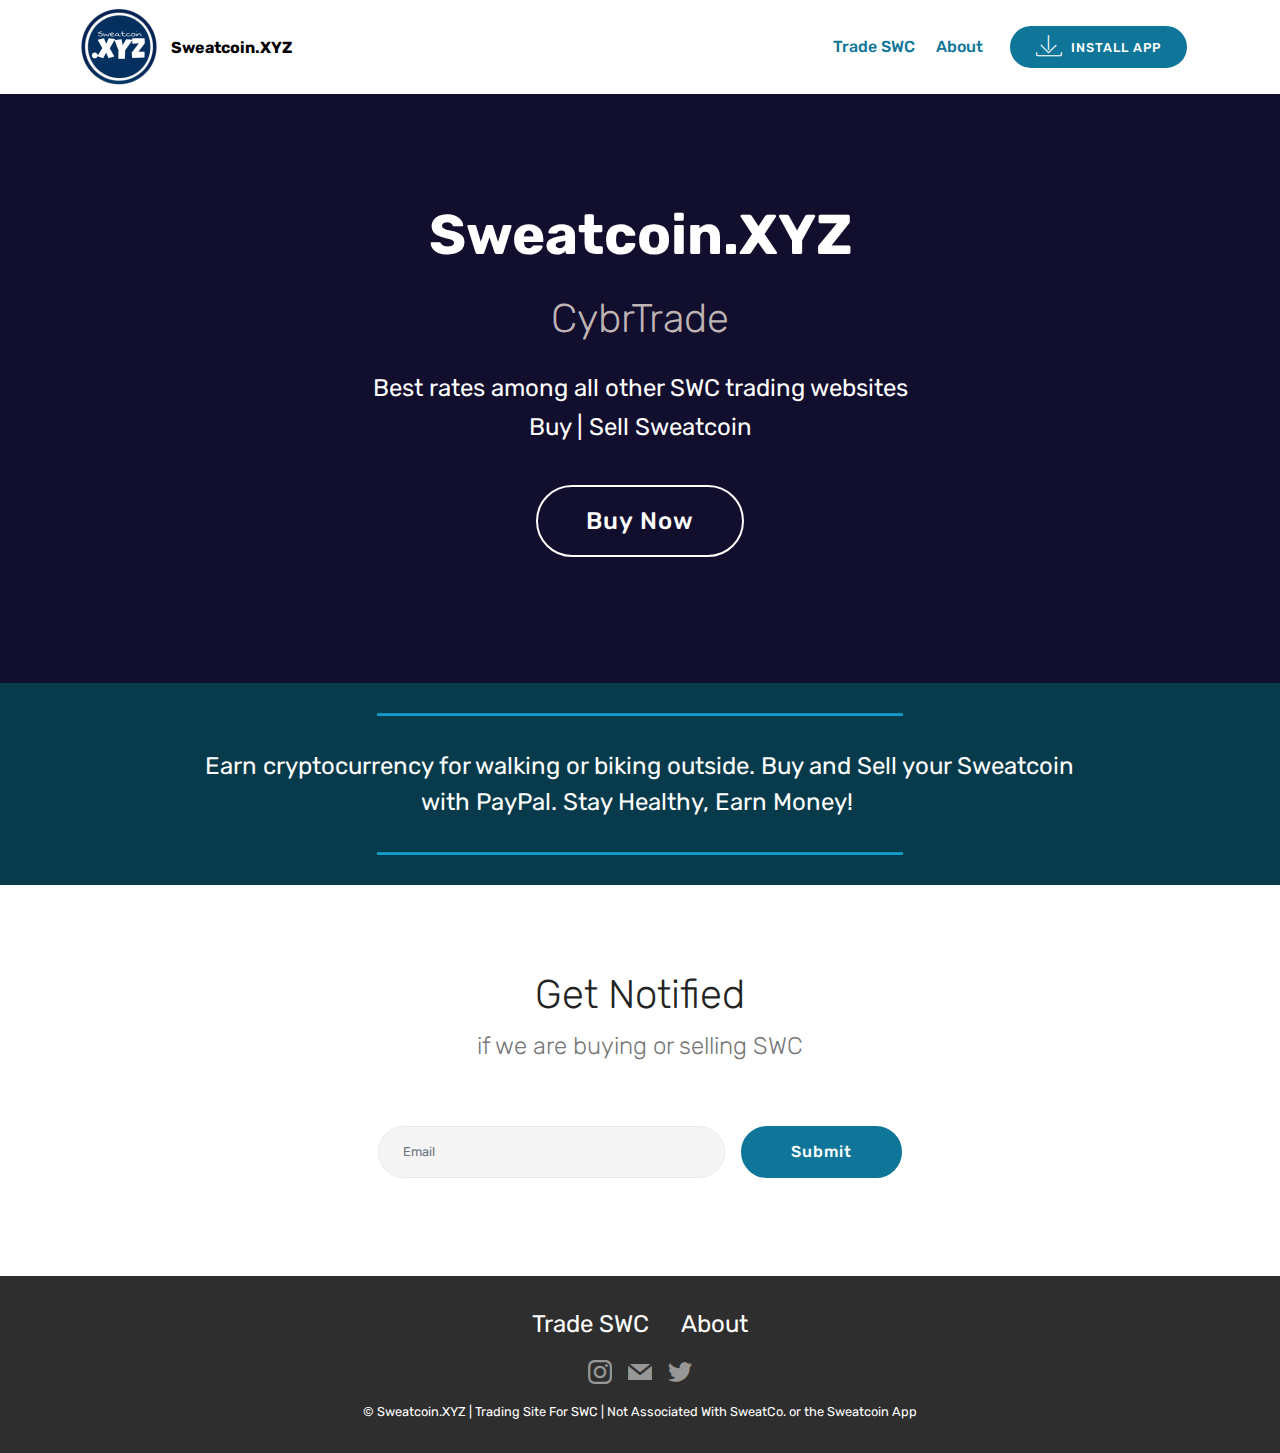
<file: index.html>
<!DOCTYPE html>
<html >
<head>
  <!-- Site made with Mobirise Website Builder v4.8.4, https://mobirise.com -->
  <meta charset="UTF-8">
  <meta http-equiv="X-UA-Compatible" content="IE=edge">
  <meta name="generator" content="Mobirise v4.8.4, mobirise.com">
  <meta name="viewport" content="width=device-width, initial-scale=1, minimum-scale=1">
  <link rel="shortcut icon" href="assets/images/hheycn8-156x156.png" type="image/x-icon">
  <meta name="description" content="Buy | Sell Sweatcoin

sweatcoin sweat coin earn money crypto cryptocurrency sweatcoinguide sweatcoinclub club walking walk run running biking fitness buy sell trade paypal cashapp cash freemoney free money bitcoin currency swc btc ethereum eth sweatco.in sweatcoin.org ">
  <title>Home</title>
  <link rel="stylesheet" href="assets/web/assets/mobirise-icons/mobirise-icons.css">
  <link rel="stylesheet" href="assets/tether/tether.min.css">
  <link rel="stylesheet" href="assets/bootstrap/css/bootstrap.min.css">
  <link rel="stylesheet" href="assets/bootstrap/css/bootstrap-grid.min.css">
  <link rel="stylesheet" href="assets/bootstrap/css/bootstrap-reboot.min.css">
  <link rel="stylesheet" href="assets/dropdown/css/style.css">
  <link rel="stylesheet" href="assets/socicon/css/styles.css">
  <link rel="stylesheet" href="assets/theme/css/style.css">
  <link rel="stylesheet" href="assets/mobirise/css/mbr-additional.css" type="text/css">
  
  
  
</head>
<body>
  <section class="menu cid-qTkzRZLJNu" once="menu" id="menu1-0">

    

    <nav class="navbar navbar-expand beta-menu navbar-dropdown align-items-center navbar-fixed-top navbar-toggleable-sm">
        <button class="navbar-toggler navbar-toggler-right" type="button" data-toggle="collapse" data-target="#navbarSupportedContent" aria-controls="navbarSupportedContent" aria-expanded="false" aria-label="Toggle navigation">
            <div class="hamburger">
                <span></span>
                <span></span>
                <span></span>
                <span></span>
            </div>
        </button>
        <div class="menu-logo">
            <div class="navbar-brand">
                <span class="navbar-logo">
                    <a href="index.html">
                         <img src="assets/images/hheycn8-156x156.png" alt="Mobirise" title="" style="height: 4.9rem;">
                    </a>
                </span>
                <span class="navbar-caption-wrap"><a class="navbar-caption text-black display-4" href="http://sweatcoin.xyz">
                        Sweatcoin.XYZ</a></span>
            </div>
        </div>
        <div class="collapse navbar-collapse" id="navbarSupportedContent">
            <ul class="navbar-nav nav-dropdown" data-app-modern-menu="true"><li class="nav-item">
                    <a class="nav-link link text-primary display-4" href="trade.html">Trade SWC</a>
                </li><li class="nav-item">
                    <a class="nav-link link text-primary display-4" href="about.html">About&nbsp;</a>
                </li></ul>
            <div class="navbar-buttons mbr-section-btn"><a class="btn btn-sm btn-primary display-7" href="https://sweatco.in/i/cybrtrade" target="_blank">
                    <span class="mbri-save mbr-iconfont mbr-iconfont-btn "></span>
                    INSTALL APP</a></div>
        </div>
    </nav>
</section>

<section class="engine"><a href="https://mobirise.info/a">online web builder</a></section><section class="header1 cid-r5TfgHPYX2" id="header1-d">

    

    

    <div class="container">
        <div class="row justify-content-md-center">
            <div class="mbr-white col-md-10">
                <h1 class="mbr-section-title align-center mbr-bold pb-3 mbr-fonts-style display-1"><br>Sweatcoin.XYZ</h1>
                <h3 class="mbr-section-subtitle align-center mbr-light pb-3 mbr-fonts-style display-2">CybrTrade</h3>
                <p class="mbr-text align-center pb-3 mbr-fonts-style display-5">Best rates among all other SWC trading websites<br>Buy | Sell Sweatcoin</p>
                <div class="mbr-section-btn align-center"><a class="btn btn-md btn-white-outline display-5" href="trade.html">Buy Now 
                        </a></div>
            </div>
        </div>
    </div>

</section>

<section class="mbr-section article content9 cid-r60rxZMMRA" id="content9-s">
    
     

    <div class="container">
        <div class="inner-container" style="width: 79%;">
            <hr class="line" style="width: 60%;">
            <div class="section-text align-center mbr-fonts-style display-5">Earn cryptocurrency for walking or biking outside. Buy and Sell your Sweatcoin with PayPal. Stay Healthy, Earn Money!&nbsp;</div>
            <hr class="line" style="width: 60%;">
        </div>
        </div>
</section>

<section class="mbr-section form3 cid-r5TjSTJpBV" id="form3-m">

    

    

    <div class="container">
        <div class="row justify-content-center">
            <div class="title col-12 col-lg-8">
                <h2 class="align-center pb-2 mbr-fonts-style display-2">
                    Get Notified</h2>
                <h3 class="mbr-section-subtitle align-center pb-5 mbr-light mbr-fonts-style display-5">
                    if we are buying or selling SWC</h3>
            </div>
        </div>

        <div class="row py-2 justify-content-center">
            <div class="col-12 col-lg-6  col-md-8 " data-form-type="formoid">
                <div data-form-alert="" hidden="">We will let you know when we are buying or selling!</div>
                <form class="mbr-form" action="https://mobirise.com/" method="post" data-form-title="Mobirise Form"><input type="hidden" name="email" data-form-email="true" value="ZnowZlE5zNFpk7Otf8FhPsxhMedyG/zcYp1r09iQ31DgftRKIQauGb1Mv1DfudW6FaqKNvdt5VJglg2EqPjivpqrOWQFuMPib3s3A9MZA++Rwut5jpIv24F0whBp84Eg">
                    <div class="mbr-subscribe input-group">
                        <input class="form-control" type="email" name="email" placeholder="Email" data-form-field="Email" required="" id="email-form3-m">
                        <span class="input-group-btn"><button href="" type="submit" class="btn btn-primary display-4">Submit</button></span>
                    </div>
                </form>
            </div>
        </div>
    </div>
</section>

<section once="" class="cid-r5Tkzlk8iP" id="footer7-p">

    

    

    <div class="container">
        <div class="media-container-row align-center mbr-white">
            <div class="row row-links">
                <ul class="foot-menu">
                    
                    
                    
                    
                    
                <li class="foot-menu-item mbr-fonts-style display-5"><a href="trade.html" class="text-white">T</a>rade SWC</li><li class="foot-menu-item mbr-fonts-style display-5"><a href="about.html" class="text-white">About</a></li></ul>
            </div>
            <div class="row social-row">
                <div class="social-list align-right pb-2">
                    
                    
                    
                    
                    
                    
                <div class="soc-item">
                        <a href="https://instagram.com/sweatcoin.xyz" target="_blank">
                            <span class="mbr-iconfont mbr-iconfont-social socicon-instagram socicon"></span>
                        </a>
                    </div><div class="soc-item">
                        <a href="mailto:sweatcoin.xyz@gmail.com">
                            <span class="mbr-iconfont mbr-iconfont-social socicon-mail socicon"></span>
                        </a>
                    </div><div class="soc-item">
                        <a href="http://twitter.com">
                            <span class="mbr-iconfont mbr-iconfont-social socicon-twitter socicon"></span>
                        </a>
                    </div></div>
            </div>
            <div class="row row-copirayt">
                <p class="mbr-text mb-0 mbr-fonts-style mbr-white align-center display-7">
                    © Sweatcoin.XYZ | Trading Site For SWC | Not Associated With SweatCo. or the Sweatcoin App</p>
            </div>
        </div>
    </div>
</section>


  <script src="assets/web/assets/jquery/jquery.min.js"></script>
  <script src="assets/popper/popper.min.js"></script>
  <script src="assets/tether/tether.min.js"></script>
  <script src="assets/bootstrap/js/bootstrap.min.js"></script>
  <script src="assets/smoothscroll/smooth-scroll.js"></script>
  <script src="assets/dropdown/js/script.min.js"></script>
  <script src="assets/touchswipe/jquery.touch-swipe.min.js"></script>
  <script src="assets/theme/js/script.js"></script>
  <script src="assets/formoid/formoid.min.js"></script>
  
  
</body>
</html>
</file>
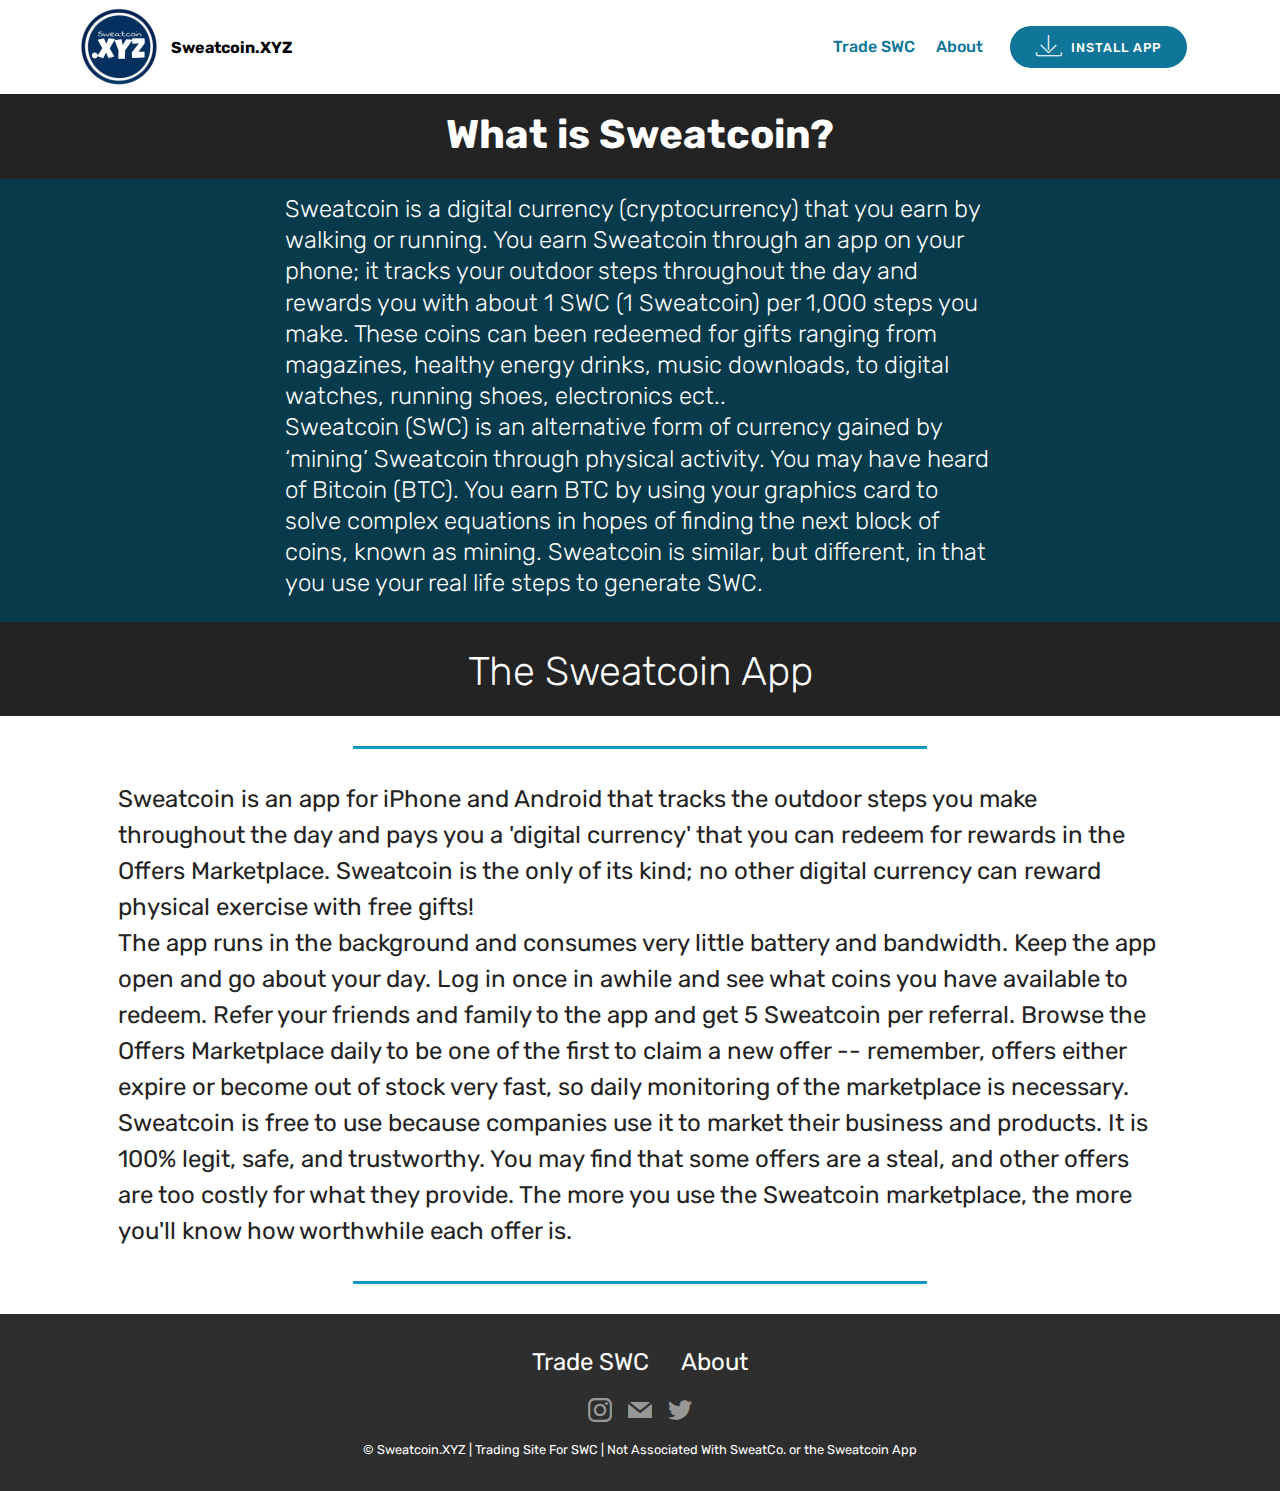
<file: about.html>
<!DOCTYPE html>
<html >
<head>
  <!-- Site made with Mobirise Website Builder v4.8.4, https://mobirise.com -->
  <meta charset="UTF-8">
  <meta http-equiv="X-UA-Compatible" content="IE=edge">
  <meta name="generator" content="Mobirise v4.8.4, mobirise.com">
  <meta name="viewport" content="width=device-width, initial-scale=1, minimum-scale=1">
  <link rel="shortcut icon" href="assets/images/hheycn8-156x156.png" type="image/x-icon">
  <meta name="description" content="About SWC

sweatcoin sweat coin earn money crypto cryptocurrency sweatcoinguide sweatcoinclub club walking walk run running biking fitness buy sell trade paypal cashapp cash freemoney free money bitcoin currency swc btc ethereum eth sweatco.in sweatcoin.org ">
  <title>About</title>
  <link rel="stylesheet" href="assets/web/assets/mobirise-icons/mobirise-icons.css">
  <link rel="stylesheet" href="assets/tether/tether.min.css">
  <link rel="stylesheet" href="assets/bootstrap/css/bootstrap.min.css">
  <link rel="stylesheet" href="assets/bootstrap/css/bootstrap-grid.min.css">
  <link rel="stylesheet" href="assets/bootstrap/css/bootstrap-reboot.min.css">
  <link rel="stylesheet" href="assets/dropdown/css/style.css">
  <link rel="stylesheet" href="assets/socicon/css/styles.css">
  <link rel="stylesheet" href="assets/theme/css/style.css">
  <link rel="stylesheet" href="assets/mobirise/css/mbr-additional.css" type="text/css">
  
  
  
</head>
<body>
  <section class="menu cid-qTkzRZLJNu" once="menu" id="menu1-r">

    

    <nav class="navbar navbar-expand beta-menu navbar-dropdown align-items-center navbar-fixed-top navbar-toggleable-sm">
        <button class="navbar-toggler navbar-toggler-right" type="button" data-toggle="collapse" data-target="#navbarSupportedContent" aria-controls="navbarSupportedContent" aria-expanded="false" aria-label="Toggle navigation">
            <div class="hamburger">
                <span></span>
                <span></span>
                <span></span>
                <span></span>
            </div>
        </button>
        <div class="menu-logo">
            <div class="navbar-brand">
                <span class="navbar-logo">
                    <a href="about.html">
                         <img src="assets/images/hheycn8-156x156.png" alt="Mobirise" title="" style="height: 4.9rem;">
                    </a>
                </span>
                <span class="navbar-caption-wrap"><a class="navbar-caption text-black display-4" href="http://sweatcoin.xyz">
                        Sweatcoin.XYZ</a></span>
            </div>
        </div>
        <div class="collapse navbar-collapse" id="navbarSupportedContent">
            <ul class="navbar-nav nav-dropdown" data-app-modern-menu="true"><li class="nav-item">
                    <a class="nav-link link text-primary display-4" href="trade.html">Trade SWC</a>
                </li><li class="nav-item">
                    <a class="nav-link link text-primary display-4" href="about.html">About&nbsp;</a>
                </li></ul>
            <div class="navbar-buttons mbr-section-btn"><a class="btn btn-sm btn-primary display-7" href="https://sweatco.in/i/cybrtrade" target="_blank">
                    <span class="mbri-save mbr-iconfont mbr-iconfont-btn "></span>
                    INSTALL APP</a></div>
        </div>
    </nav>
</section>

<section class="engine"><a href="https://mobirise.info/m">free site design templates</a></section><section class="mbr-section content5 cid-r5V0BH4yKp" id="content5-u">

    

    

    <div class="container">
        <div class="media-container-row">
            <div class="title col-12 col-md-8">
                <h2 class="align-center mbr-bold mbr-white pb-3 mbr-fonts-style display-2">
                    <br>What is Sweatcoin?</h2>
                
                
                
            </div>
        </div>
    </div>
</section>

<section class="mbr-section content4 cid-r5V0D0XNPX" id="content4-v">

    

    <div class="container">
        <div class="media-container-row">
            <div class="title col-12 col-md-8">
                
                <h3 class="mbr-section-subtitle align-center mbr-light mbr-fonts-style display-5">Sweatcoin is a digital currency (cryptocurrency) that you earn by walking or running. You earn Sweatcoin through an app on your phone; it tracks your outdoor steps throughout the day and rewards you with about 1 SWC (1 Sweatcoin) per 1,000 steps you make. These coins can been redeemed for gifts ranging from magazines, healthy energy drinks, music downloads, to digital watches, running shoes, electronics ect..<br>Sweatcoin (SWC) is an alternative form of currency gained by ‘mining’ Sweatcoin through physical activity. You may have heard of Bitcoin (BTC). You earn BTC by using your graphics card to solve complex equations in hopes of finding the next block of coins, known as mining. Sweatcoin is similar, but different, in that you use your real life steps to generate SWC.</h3>
                
            </div>
        </div>
    </div>
</section>

<section class="mbr-section content4 cid-r60qp1i1y4" id="content4-q">

    

    <div class="container">
        <div class="media-container-row">
            <div class="title col-12 col-md-8">
                <h2 class="align-center pb-3 mbr-fonts-style display-2">
                    The Sweatcoin App</h2>
                
                
            </div>
        </div>
    </div>
</section>

<section class="mbr-section article content9 cid-r60qpQfr1f" id="content9-r">
    
     

    <div class="container">
        <div class="inner-container" style="width: 94%;">
            <hr class="line" style="width: 55%;">
            <div class="section-text align-center mbr-fonts-style display-5">Sweatcoin is an app for iPhone and Android that tracks the outdoor steps you make throughout the day and pays you a 'digital currency' that you can redeem for rewards in the Offers Marketplace. Sweatcoin is the only of its kind; no other digital currency can reward physical exercise with free gifts!
<div>The app runs in the background and consumes very little battery and bandwidth. Keep the app open and go about your day. Log in once in awhile and see what coins you have available to redeem. Refer your friends and family to the app and get 5 Sweatcoin per referral. Browse the Offers Marketplace daily to be one of the first to claim a new offer -- remember, offers either expire or become out of stock very fast, so daily monitoring of the marketplace is necessary.
</div><div>Sweatcoin is free to use because companies use it to market their business and products. It is 100% legit, safe, and trustworthy. You may find that some offers are a steal, and other offers are too costly for what they provide. The more you use the Sweatcoin marketplace, the more you'll know how worthwhile each offer is.</div></div>
            <hr class="line" style="width: 55%;">
        </div>
        </div>
</section>

<section once="" class="cid-r5VbIyQcBU" id="footer7-w">

    

    

    <div class="container">
        <div class="media-container-row align-center mbr-white">
            <div class="row row-links">
                <ul class="foot-menu">
                    
                    
                    
                    
                    
                <li class="foot-menu-item mbr-fonts-style display-5"><a href="trade.html" class="text-white">T</a>rade SWC</li><li class="foot-menu-item mbr-fonts-style display-5"><a href="about.html" class="text-white">About</a></li></ul>
            </div>
            <div class="row social-row">
                <div class="social-list align-right pb-2">
                    
                    
                    
                    
                    
                    
                <div class="soc-item">
                        <a href="https://instagram.com/sweatcoin.xyz" target="_blank">
                            <span class="mbr-iconfont mbr-iconfont-social socicon-instagram socicon"></span>
                        </a>
                    </div><div class="soc-item">
                        <a href="mailto:sweatcoin.xyz@gmail.com">
                            <span class="mbr-iconfont mbr-iconfont-social socicon-mail socicon"></span>
                        </a>
                    </div><div class="soc-item">
                        <a href="http://twitter.com">
                            <span class="mbr-iconfont mbr-iconfont-social socicon-twitter socicon"></span>
                        </a>
                    </div></div>
            </div>
            <div class="row row-copirayt">
                <p class="mbr-text mb-0 mbr-fonts-style mbr-white align-center display-7">
                    © Sweatcoin.XYZ | Trading Site For SWC | Not Associated With SweatCo. or the Sweatcoin App</p>
            </div>
        </div>
    </div>
</section>


  <script src="assets/web/assets/jquery/jquery.min.js"></script>
  <script src="assets/popper/popper.min.js"></script>
  <script src="assets/tether/tether.min.js"></script>
  <script src="assets/bootstrap/js/bootstrap.min.js"></script>
  <script src="assets/smoothscroll/smooth-scroll.js"></script>
  <script src="assets/dropdown/js/script.min.js"></script>
  <script src="assets/touchswipe/jquery.touch-swipe.min.js"></script>
  <script src="assets/theme/js/script.js"></script>
  
  
</body>
</html>
</file>
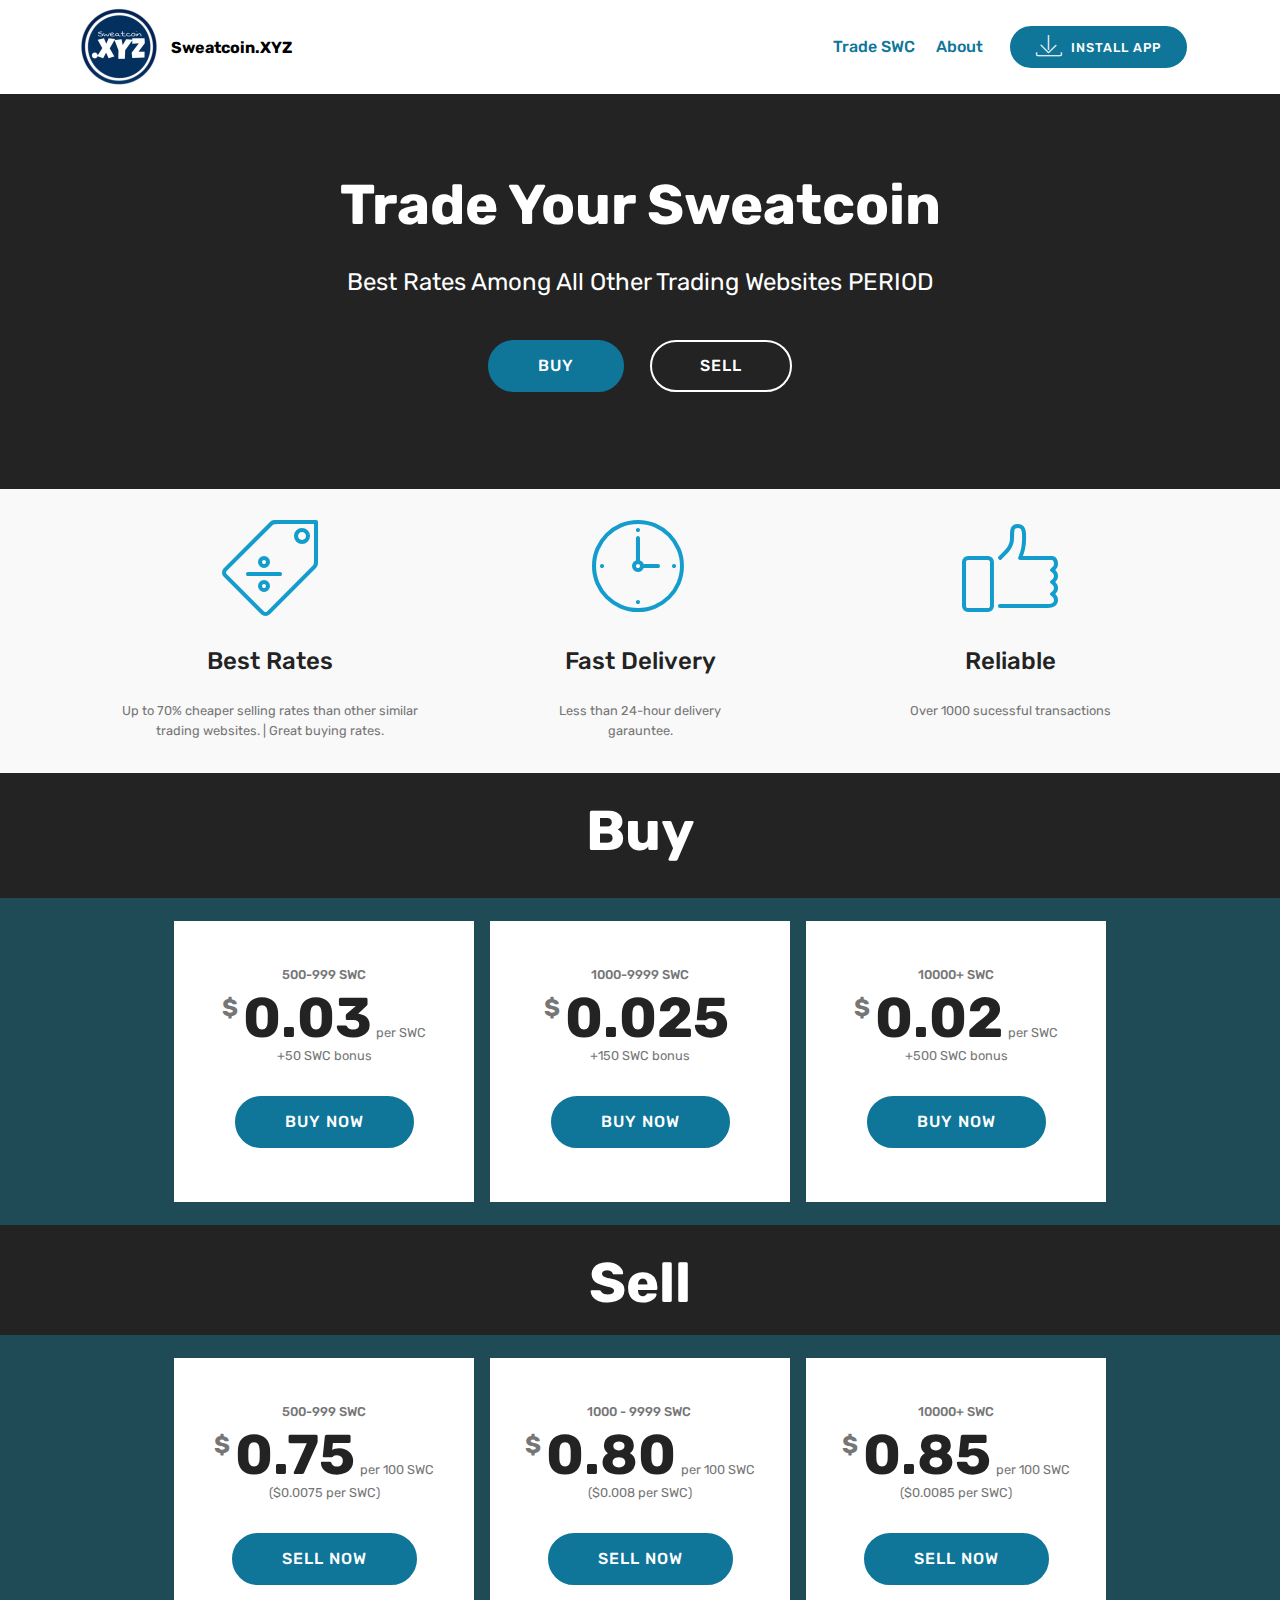
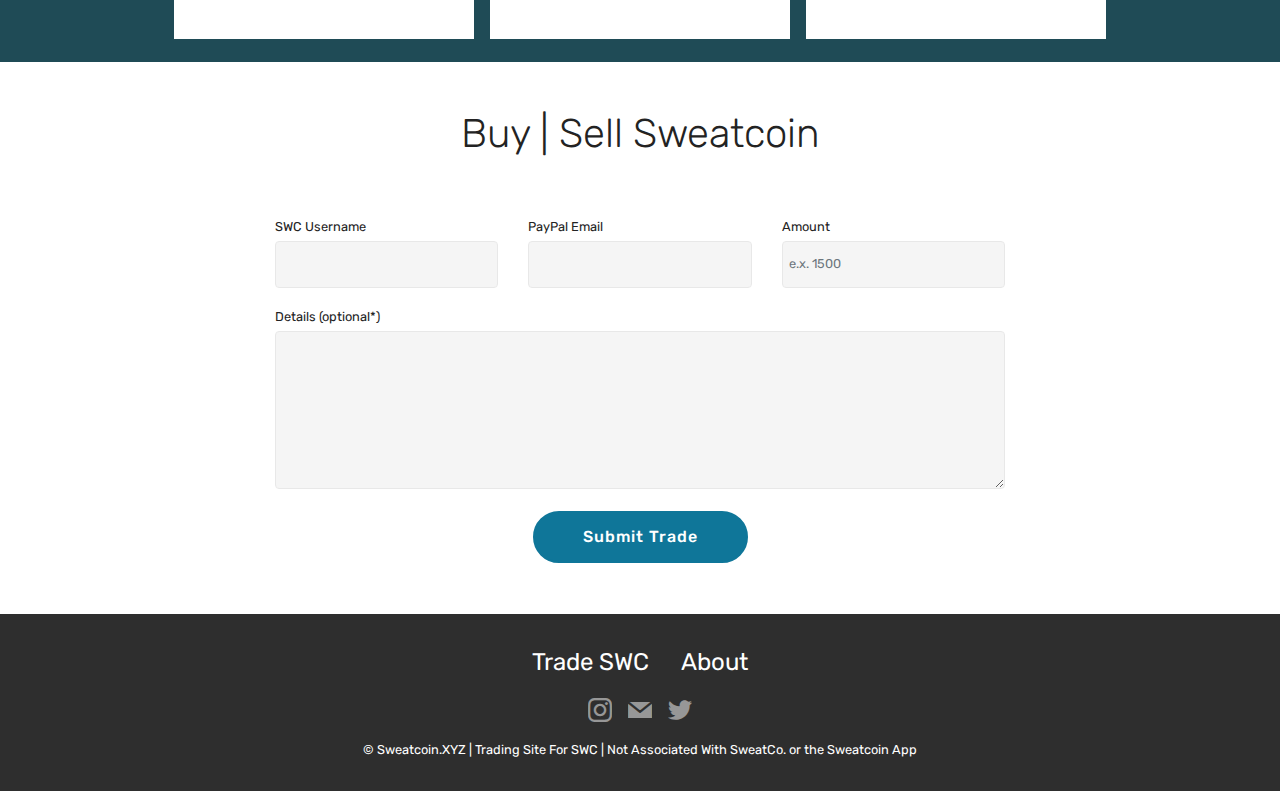
<file: trade.html>
<!DOCTYPE html>
<html >
<head>
  <!-- Site made with Mobirise Website Builder v4.8.4, https://mobirise.com -->
  <meta charset="UTF-8">
  <meta http-equiv="X-UA-Compatible" content="IE=edge">
  <meta name="generator" content="Mobirise v4.8.4, mobirise.com">
  <meta name="viewport" content="width=device-width, initial-scale=1, minimum-scale=1">
  <link rel="shortcut icon" href="assets/images/hheycn8-156x156.png" type="image/x-icon">
  <meta name="description" content="Buy Sell Sweatcoin SWC

sweatcoin sweat coin earn money crypto cryptocurrency sweatcoinguide sweatcoinclub club walking walk run running biking fitness buy sell trade paypal cashapp cash freemoney free money bitcoin currency swc btc ethereum eth sweatco.in sweatcoin.org ">
  <title>Trade Sweatcoin</title>
  <link rel="stylesheet" href="assets/web/assets/mobirise-icons/mobirise-icons.css">
  <link rel="stylesheet" href="assets/tether/tether.min.css">
  <link rel="stylesheet" href="assets/bootstrap/css/bootstrap.min.css">
  <link rel="stylesheet" href="assets/bootstrap/css/bootstrap-grid.min.css">
  <link rel="stylesheet" href="assets/bootstrap/css/bootstrap-reboot.min.css">
  <link rel="stylesheet" href="assets/dropdown/css/style.css">
  <link rel="stylesheet" href="assets/socicon/css/styles.css">
  <link rel="stylesheet" href="assets/theme/css/style.css">
  <link rel="stylesheet" href="assets/mobirise/css/mbr-additional.css" type="text/css">
  
  
  
</head>
<body>
  <section class="menu cid-qTkzRZLJNu" once="menu" id="menu1-5">

    

    <nav class="navbar navbar-expand beta-menu navbar-dropdown align-items-center navbar-fixed-top navbar-toggleable-sm">
        <button class="navbar-toggler navbar-toggler-right" type="button" data-toggle="collapse" data-target="#navbarSupportedContent" aria-controls="navbarSupportedContent" aria-expanded="false" aria-label="Toggle navigation">
            <div class="hamburger">
                <span></span>
                <span></span>
                <span></span>
                <span></span>
            </div>
        </button>
        <div class="menu-logo">
            <div class="navbar-brand">
                <span class="navbar-logo">
                    <a href="index.html">
                         <img src="assets/images/hheycn8-156x156.png" alt="Mobirise" title="" style="height: 4.9rem;">
                    </a>
                </span>
                <span class="navbar-caption-wrap"><a class="navbar-caption text-black display-4" href="http://sweatcoin.xyz">
                        Sweatcoin.XYZ</a></span>
            </div>
        </div>
        <div class="collapse navbar-collapse" id="navbarSupportedContent">
            <ul class="navbar-nav nav-dropdown" data-app-modern-menu="true"><li class="nav-item">
                    <a class="nav-link link text-primary display-4" href="trade.html">Trade SWC</a>
                </li><li class="nav-item">
                    <a class="nav-link link text-primary display-4" href="about.html">About&nbsp;</a>
                </li></ul>
            <div class="navbar-buttons mbr-section-btn"><a class="btn btn-sm btn-primary display-7" href="https://sweatco.in/i/cybrtrade" target="_blank">
                    <span class="mbri-save mbr-iconfont mbr-iconfont-btn "></span>
                    INSTALL APP</a></div>
        </div>
    </nav>
</section>

<section class="engine"><a href="https://mobirise.info/a">online website builder</a></section><section class="header1 cid-r65I6TIsNv" id="header1-11">

    

    

    <div class="container">
        <div class="row justify-content-md-center">
            <div class="mbr-white col-md-10">
                <h1 class="mbr-section-title align-center mbr-bold pb-3 mbr-fonts-style display-1">
                    <br>Trade Your Sweatcoin</h1>
                
                <p class="mbr-text align-center pb-3 mbr-fonts-style display-5">
                    Best Rates Among All Other Trading Websites PERIOD
                </p>
                <div class="mbr-section-btn align-center"><a class="btn btn-md btn-primary display-4" href="trade.html#content5-y">
                        BUY</a>
                    <a class="btn btn-md btn-white-outline display-4" href="trade.html#content5-z">
                        SELL</a></div>
            </div>
        </div>
    </div>

</section>

<section class="features1 cid-r65Im50MP2" id="features1-12">
    
    

    
    <div class="container">
        <div class="media-container-row">

            <div class="card p-3 col-12 col-md-6 col-lg-4">
                <div class="card-img pb-3">
                    <span class="mbr-iconfont mbri-sale"></span>
                </div>
                <div class="card-box">
                    <h4 class="card-title py-3 mbr-fonts-style display-5">Best Rates</h4>
                    <p class="mbr-text mbr-fonts-style display-7">
                        Up to 70% cheaper selling rates than other similar trading websites. | Great buying rates.
                    </p>
                </div>
            </div>

            <div class="card p-3 col-12 col-md-6 col-lg-4">
                <div class="card-img pb-3">
                    <span class="mbr-iconfont mbri-clock"></span>
                </div>
                <div class="card-box">
                    <h4 class="card-title py-3 mbr-fonts-style display-5">
                        Fast Delivery<br></h4>
                    <p class="mbr-text mbr-fonts-style display-7">Less than 24-hour delivery
<br>garauntee.</p>
                </div>
            </div>

            <div class="card p-3 col-12 col-md-6 col-lg-4">
                <div class="card-img pb-3">
                    <span class="mbr-iconfont mbri-like"></span>
                </div>
                <div class="card-box">
                    <h4 class="card-title py-3 mbr-fonts-style display-5">
                        Reliable</h4>
                    <p class="mbr-text mbr-fonts-style display-7">Over 1000 sucessful transactions</p>
                </div>
            </div>

            

        </div>

    </div>

</section>

<section class="mbr-section content5 cid-r65y81t7Ph" id="content5-y">

    

    

    <div class="container">
        <div class="media-container-row">
            <div class="title col-12 col-md-8">
                <h2 class="align-center mbr-bold mbr-white pb-3 mbr-fonts-style display-1">
                    Buy</h2>
                
                
                
            </div>
        </div>
    </div>
</section>

<section class="cid-r5MyWYVoUP" id="pricing-tables1-b">

    

    
    <div class="container">
        <div class="media-container-row">

            <div class="plan col-12 mx-2 my-2 justify-content-center col-lg-4">
                <div class="plan-header text-center pt-5">
                    <h3 class="plan-title mbr-fonts-style display-7">
                        500-999 SWC</h3>
                    <div class="plan-price">
                        <span class="price-value mbr-fonts-style display-5">
                            $
                        </span>
                        <span class="price-figure mbr-fonts-style display-1">
                              0.03</span>
                        <small class="price-term mbr-fonts-style display-7">
                            per SWC</small>
                    </div>
                </div>
                <div class="plan-body pb-5">
                    <div class="plan-list align-center">
                        <ul class="list-group list-group-flush mbr-fonts-style display-7">+50 SWC bonus</ul>
                    </div>
                    <div class="mbr-section-btn text-center pt-4"><a href="trade.html#form1-a" class="btn btn-primary display-4">BUY NOW</a></div>
                </div>
            </div>

            <div class="plan col-12 mx-2 my-2 justify-content-center col-lg-4">
                <div class="plan-header text-center pt-5">
                    <h3 class="plan-title mbr-fonts-style display-7">
                        1000-9999 SWC</h3>
                    <div class="plan-price">
                        <span class="price-value mbr-fonts-style display-5">
                            $
                        </span>
                        <span class="price-figure mbr-fonts-style display-1">
                            0.025</span>
                        <small class="price-term mbr-fonts-style display-7">&nbsp;</small>
                    </div>
                </div>
                <div class="plan-body pb-5">
                    <div class="plan-list align-center">
                        <ul class="list-group list-group-flush mbr-fonts-style display-7">+150 SWC bonus</ul>
                    </div>
                    <div class="mbr-section-btn text-center pt-4"><a href="trade.html#form1-a" class="btn btn-primary display-4">BUY NOW</a></div>
                </div>
            </div>

            <div class="plan col-12 mx-2 my-2 justify-content-center col-lg-4">
                <div class="plan-header text-center pt-5">
                    <h3 class="plan-title mbr-fonts-style display-7">
                        10000+ SWC</h3>
                    <div class="plan-price">
                        <span class="price-value mbr-fonts-style display-5">
                            $
                        </span>
                        <span class="price-figure mbr-fonts-style display-1">0.02</span>
                        <small class="price-term mbr-fonts-style display-7">
                            per SWC</small>
                    </div>
                </div>
                <div class="plan-body pb-5">
                    <div class="plan-list align-center">
                        <ul class="list-group list-group-flush mbr-fonts-style display-7">+500 SWC bonus</ul>
                    </div>
                    <div class="mbr-section-btn text-center pt-4"><a href="trade.html#form1-a" class="btn btn-primary display-4">BUY NOW</a></div>
                </div>
            </div>

            
        </div>
    </div>
</section>

<section class="mbr-section content5 cid-r65E11obpS" id="content5-z">

    

    

    <div class="container">
        <div class="media-container-row">
            <div class="title col-12 col-md-8">
                <h2 class="align-center mbr-bold mbr-white pb-3 mbr-fonts-style display-1">
                    Sell</h2>
                
                
                
            </div>
        </div>
    </div>
</section>

<section class="cid-r65EwNDrdU" id="pricing-tables1-10">

    

    
    <div class="container">
        <div class="media-container-row">

            <div class="plan col-12 mx-2 my-2 justify-content-center col-lg-4">
                <div class="plan-header text-center pt-5">
                    <h3 class="plan-title mbr-fonts-style display-7">
                        500-999 SWC</h3>
                    <div class="plan-price">
                        <span class="price-value mbr-fonts-style display-5">
                            $
                        </span>
                        <span class="price-figure mbr-fonts-style display-1">0.75</span>
                        <small class="price-term mbr-fonts-style display-7">
                            per 100 SWC</small>
                    </div>
                </div>
                <div class="plan-body pb-5">
                    <div class="plan-list align-center">
                        <ul class="list-group list-group-flush mbr-fonts-style display-7">($0.0075 per SWC)</ul>
                    </div>
                    <div class="mbr-section-btn text-center pt-4"><a href="trade.html#form1-a" class="btn btn-primary display-4">SELL NOW</a></div>
                </div>
            </div>

            <div class="plan col-12 mx-2 my-2 justify-content-center col-lg-4">
                <div class="plan-header text-center pt-5">
                    <h3 class="plan-title mbr-fonts-style display-7">1000 - 9999 SWC&nbsp;</h3>
                    <div class="plan-price">
                        <span class="price-value mbr-fonts-style display-5">
                            $
                        </span>
                        <span class="price-figure mbr-fonts-style display-1">0.80</span>
                        <small class="price-term mbr-fonts-style display-7">per 100 SWC</small>
                    </div>
                </div>
                <div class="plan-body pb-5">
                    <div class="plan-list align-center">
                        <ul class="list-group list-group-flush mbr-fonts-style display-7">($0.008 per SWC)</ul>
                    </div>
                    <div class="mbr-section-btn text-center pt-4"><a href="trade.html#form1-a" class="btn btn-primary display-4">SELL NOW</a></div>
                </div>
            </div>

            <div class="plan col-12 mx-2 my-2 justify-content-center col-lg-4">
                <div class="plan-header text-center pt-5">
                    <h3 class="plan-title mbr-fonts-style display-7">
                        10000+ SWC</h3>
                    <div class="plan-price">
                        <span class="price-value mbr-fonts-style display-5">
                            $
                        </span>
                        <span class="price-figure mbr-fonts-style display-1">0.85</span>
                        <small class="price-term mbr-fonts-style display-7">
                            per 100 SWC</small>
                    </div>
                </div>
                <div class="plan-body pb-5">
                    <div class="plan-list align-center">
                        <ul class="list-group list-group-flush mbr-fonts-style display-7">($0.0085 per SWC)</ul>
                    </div>
                    <div class="mbr-section-btn text-center pt-4"><a href="trade.html#form1-a" class="btn btn-primary display-4">SELL NOW</a></div>
                </div>
            </div>

            
        </div>
    </div>
</section>

<section class="mbr-section form1 cid-r5MxpWZIOp" id="form1-a">

    

    
    <div class="container">
        <div class="row justify-content-center">
            <div class="title col-12 col-lg-8">
                <h2 class="mbr-section-title align-center pb-3 mbr-fonts-style display-2"><br>Buy | Sell Sweatcoin</h2>
                
            </div>
        </div>
    </div>
    <div class="container">
        <div class="row justify-content-center">
            <div class="media-container-column col-lg-8" data-form-type="formoid">
                    <div data-form-alert="" hidden="">We will message you with the details!</div>
            
                    <form class="mbr-form" action="https://mobirise.com/" method="post" data-form-title="Mobirise Form"><input type="hidden" name="email" data-form-email="true" value="b/4dPkqmFiN/Y4mjOp0s5eFYpOSV2ltitpir+H/mKC3eMFcRxAp9vSwq7DXo1bTFHmgFoKj5EjodHng1m5W5tKagHVaZp6WESYUJw1G5D/WNEa+KSIQoCNu0vDAZk0jo">
                        <div class="row row-sm-offset">
                            <div class="col-md-4 multi-horizontal" data-for="name">
                                <div class="form-group">
                                    <label class="form-control-label mbr-fonts-style display-7" for="name-form1-a">SWC Username</label>
                                    <input type="text" class="form-control" name="name" data-form-field="Name" required="" id="name-form1-a">
                                </div>
                            </div>
                            <div class="col-md-4 multi-horizontal" data-for="email">
                                <div class="form-group">
                                    <label class="form-control-label mbr-fonts-style display-7" for="email-form1-a">PayPal Email</label>
                                    <input type="email" class="form-control" name="email" data-form-field="Email" required="" id="email-form1-a">
                                </div>
                            </div>
                            <div class="col-md-4 multi-horizontal" data-for="phone">
                                <div class="form-group">
                                    <label class="form-control-label mbr-fonts-style display-7" for="phone-form1-a">Amount</label>
                                    <input type="tel" class="form-control" name="phone" data-form-field="Phone" placeholder="e.x. 1500" id="phone-form1-a">
                                </div>
                            </div>
                        </div>
                        <div class="form-group" data-for="message">
                            <label class="form-control-label mbr-fonts-style display-7" for="message-form1-a">Details (optional*)</label>
                            <textarea type="text" class="form-control" name="message" rows="7" data-form-field="Message" id="message-form1-a"></textarea>
                        </div>
            
                        <span class="input-group-btn"><button href="" type="submit" class="btn btn-primary btn-form display-4">Submit Trade</button></span>
                    </form>
            </div>
        </div>
    </div>
</section>

<section once="" class="cid-r5UZX0orii" id="footer7-q">

    

    

    <div class="container">
        <div class="media-container-row align-center mbr-white">
            <div class="row row-links">
                <ul class="foot-menu">
                    
                    
                    
                    
                    
                <li class="foot-menu-item mbr-fonts-style display-5"><a href="trade.html" class="text-white">T</a>rade SWC</li><li class="foot-menu-item mbr-fonts-style display-5"><a href="about.html" class="text-white">About</a></li></ul>
            </div>
            <div class="row social-row">
                <div class="social-list align-right pb-2">
                    
                    
                    
                    
                    
                    
                <div class="soc-item">
                        <a href="https://instagram.com/sweatcoin.xyz" target="_blank">
                            <span class="mbr-iconfont mbr-iconfont-social socicon-instagram socicon"></span>
                        </a>
                    </div><div class="soc-item">
                        <a href="mailto:sweatcoin.xyz@gmail.com">
                            <span class="mbr-iconfont mbr-iconfont-social socicon-mail socicon"></span>
                        </a>
                    </div><div class="soc-item">
                        <a href="http://twitter.com">
                            <span class="mbr-iconfont mbr-iconfont-social socicon-twitter socicon"></span>
                        </a>
                    </div></div>
            </div>
            <div class="row row-copirayt">
                <p class="mbr-text mb-0 mbr-fonts-style mbr-white align-center display-7">
                    © Sweatcoin.XYZ | Trading Site For SWC | Not Associated With SweatCo. or the Sweatcoin App</p>
            </div>
        </div>
    </div>
</section>


  <script src="assets/web/assets/jquery/jquery.min.js"></script>
  <script src="assets/popper/popper.min.js"></script>
  <script src="assets/tether/tether.min.js"></script>
  <script src="assets/bootstrap/js/bootstrap.min.js"></script>
  <script src="assets/smoothscroll/smooth-scroll.js"></script>
  <script src="assets/dropdown/js/script.min.js"></script>
  <script src="assets/touchswipe/jquery.touch-swipe.min.js"></script>
  <script src="assets/theme/js/script.js"></script>
  <script src="assets/formoid/formoid.min.js"></script>
  
  
</body>
</html>
</file>
<file: assets/web/assets/mobirise-icons/mobirise-icons.css>
@font-face {
  font-family: 'MobiriseIcons';
  src:  url('mobirise-icons.eot?spat4u');
  src:  url('mobirise-icons.eot?spat4u#iefix') format('embedded-opentype'),
    url('mobirise-icons.ttf?spat4u') format('truetype'),
    url('mobirise-icons.woff?spat4u') format('woff'),
    url('mobirise-icons.svg?spat4u#MobiriseIcons') format('svg');
  font-weight: normal;
  font-style: normal;
}

[class^="mbri-"], [class*=" mbri-"] {
  /* use !important to prevent issues with browser extensions that change fonts */
  font-family: MobiriseIcons !important;
  speak: none;
  font-style: normal;
  font-weight: normal;
  font-variant: normal;
  text-transform: none;
  line-height: 1;

  /* Better Font Rendering =========== */
  -webkit-font-smoothing: antialiased;
  -moz-osx-font-smoothing: grayscale;
}

.mbri-add-submenu:before {
  content: "\e900";
}
.mbri-alert:before {
  content: "\e901";
}
.mbri-align-center:before {
  content: "\e902";
}
.mbri-align-justify:before {
  content: "\e903";
}
.mbri-align-left:before {
  content: "\e904";
}
.mbri-align-right:before {
  content: "\e905";
}
.mbri-android:before {
  content: "\e906";
}
.mbri-apple:before {
  content: "\e907";
}
.mbri-arrow-down:before {
  content: "\e908";
}
.mbri-arrow-next:before {
  content: "\e909";
}
.mbri-arrow-prev:before {
  content: "\e90a";
}
.mbri-arrow-up:before {
  content: "\e90b";
}
.mbri-bold:before {
  content: "\e90c";
}
.mbri-bookmark:before {
  content: "\e90d";
}
.mbri-bootstrap:before {
  content: "\e90e";
}
.mbri-briefcase:before {
  content: "\e90f";
}
.mbri-browse:before {
  content: "\e910";
}
.mbri-bulleted-list:before {
  content: "\e911";
}
.mbri-calendar:before {
  content: "\e912";
}
.mbri-camera:before {
  content: "\e913";
}
.mbri-cart-add:before {
  content: "\e914";
}
.mbri-cart-full:before {
  content: "\e915";
}
.mbri-cash:before {
  content: "\e916";
}
.mbri-change-style:before {
  content: "\e917";
}
.mbri-chat:before {
  content: "\e918";
}
.mbri-clock:before {
  content: "\e919";
}
.mbri-close:before {
  content: "\e91a";
}
.mbri-cloud:before {
  content: "\e91b";
}
.mbri-code:before {
  content: "\e91c";
}
.mbri-contact-form:before {
  content: "\e91d";
}
.mbri-credit-card:before {
  content: "\e91e";
}
.mbri-cursor-click:before {
  content: "\e91f";
}
.mbri-cust-feedback:before {
  content: "\e920";
}
.mbri-database:before {
  content: "\e921";
}
.mbri-delivery:before {
  content: "\e922";
}
.mbri-desktop:before {
  content: "\e923";
}
.mbri-devices:before {
  content: "\e924";
}
.mbri-down:before {
  content: "\e925";
}
.mbri-download:before {
  content: "\e989";
}
.mbri-drag-n-drop:before {
  content: "\e927";
}
.mbri-drag-n-drop2:before {
  content: "\e928";
}
.mbri-edit:before {
  content: "\e929";
}
.mbri-edit2:before {
  content: "\e92a";
}
.mbri-error:before {
  content: "\e92b";
}
.mbri-extension:before {
  content: "\e92c";
}
.mbri-features:before {
  content: "\e92d";
}
.mbri-file:before {
  content: "\e92e";
}
.mbri-flag:before {
  content: "\e92f";
}
.mbri-folder:before {
  content: "\e930";
}
.mbri-gift:before {
  content: "\e931";
}
.mbri-github:before {
  content: "\e932";
}
.mbri-globe:before {
  content: "\e933";
}
.mbri-globe-2:before {
  content: "\e934";
}
.mbri-growing-chart:before {
  content: "\e935";
}
.mbri-hearth:before {
  content: "\e936";
}
.mbri-help:before {
  content: "\e937";
}
.mbri-home:before {
  content: "\e938";
}
.mbri-hot-cup:before {
  content: "\e939";
}
.mbri-idea:before {
  content: "\e93a";
}
.mbri-image-gallery:before {
  content: "\e93b";
}
.mbri-image-slider:before {
  content: "\e93c";
}
.mbri-info:before {
  content: "\e93d";
}
.mbri-italic:before {
  content: "\e93e";
}
.mbri-key:before {
  content: "\e93f";
}
.mbri-laptop:before {
  content: "\e940";
}
.mbri-layers:before {
  content: "\e941";
}
.mbri-left-right:before {
  content: "\e942";
}
.mbri-left:before {
  content: "\e943";
}
.mbri-letter:before {
  content: "\e944";
}
.mbri-like:before {
  content: "\e945";
}
.mbri-link:before {
  content: "\e946";
}
.mbri-lock:before {
  content: "\e947";
}
.mbri-login:before {
  content: "\e948";
}
.mbri-logout:before {
  content: "\e949";
}
.mbri-magic-stick:before {
  content: "\e94a";
}
.mbri-map-pin:before {
  content: "\e94b";
}
.mbri-menu:before {
  content: "\e94c";
}
.mbri-mobile:before {
  content: "\e94d";
}
.mbri-mobile2:before {
  content: "\e94e";
}
.mbri-mobirise:before {
  content: "\e94f";
}
.mbri-more-horizontal:before {
  content: "\e950";
}
.mbri-more-vertical:before {
  content: "\e951";
}
.mbri-music:before {
  content: "\e952";
}
.mbri-new-file:before {
  content: "\e953";
}
.mbri-numbered-list:before {
  content: "\e954";
}
.mbri-opened-folder:before {
  content: "\e955";
}
.mbri-pages:before {
  content: "\e956";
}
.mbri-paper-plane:before {
  content: "\e957";
}
.mbri-paperclip:before {
  content: "\e958";
}
.mbri-photo:before {
  content: "\e959";
}
.mbri-photos:before {
  content: "\e95a";
}
.mbri-pin:before {
  content: "\e95b";
}
.mbri-play:before {
  content: "\e95c";
}
.mbri-plus:before {
  content: "\e95d";
}
.mbri-preview:before {
  content: "\e95e";
}
.mbri-print:before {
  content: "\e95f";
}
.mbri-protect:before {
  content: "\e960";
}
.mbri-question:before {
  content: "\e961";
}
.mbri-quote-left:before {
  content: "\e962";
}
.mbri-quote-right:before {
  content: "\e963";
}
.mbri-refresh:before {
  content: "\e964";
}
.mbri-responsive:before {
  content: "\e965";
}
.mbri-right:before {
  content: "\e966";
}
.mbri-rocket:before {
  content: "\e967";
}
.mbri-sad-face:before {
  content: "\e968";
}
.mbri-sale:before {
  content: "\e969";
}
.mbri-save:before {
  content: "\e96a";
}
.mbri-search:before {
  content: "\e96b";
}
.mbri-setting:before {
  content: "\e96c";
}
.mbri-setting2:before {
  content: "\e96d";
}
.mbri-setting3:before {
  content: "\e96e";
}
.mbri-share:before {
  content: "\e96f";
}
.mbri-shopping-bag:before {
  content: "\e970";
}
.mbri-shopping-basket:before {
  content: "\e971";
}
.mbri-shopping-cart:before {
  content: "\e972";
}
.mbri-sites:before {
  content: "\e973";
}
.mbri-smile-face:before {
  content: "\e974";
}
.mbri-speed:before {
  content: "\e975";
}
.mbri-star:before {
  content: "\e976";
}
.mbri-success:before {
  content: "\e977";
}
.mbri-sun:before {
  content: "\e978";
}
.mbri-sun2:before {
  content: "\e979";
}
.mbri-tablet:before {
  content: "\e97a";
}
.mbri-tablet-vertical:before {
  content: "\e97b";
}
.mbri-target:before {
  content: "\e97c";
}
.mbri-timer:before {
  content: "\e97d";
}
.mbri-to-ftp:before {
  content: "\e97e";
}
.mbri-to-local-drive:before {
  content: "\e97f";
}
.mbri-touch-swipe:before {
  content: "\e980";
}
.mbri-touch:before {
  content: "\e981";
}
.mbri-trash:before {
  content: "\e982";
}
.mbri-underline:before {
  content: "\e983";
}
.mbri-unlink:before {
  content: "\e984";
}
.mbri-unlock:before {
  content: "\e985";
}
.mbri-up-down:before {
  content: "\e986";
}
.mbri-up:before {
  content: "\e987";
}
.mbri-update:before {
  content: "\e988";
}
.mbri-upload:before {
 content: "\e926"; 
}
.mbri-user:before {
  content: "\e98a";
}
.mbri-user2:before {
  content: "\e98b";
}
.mbri-users:before {
  content: "\e98c";
}
.mbri-video:before {
  content: "\e98d";
}
.mbri-video-play:before {
  content: "\e98e";
}
.mbri-watch:before {
  content: "\e98f";
}
.mbri-website-theme:before {
  content: "\e990";
}
.mbri-wifi:before {
  content: "\e991";
}
.mbri-windows:before {
  content: "\e992";
}
.mbri-zoom-out:before {
  content: "\e993";
}
.mbri-redo:before {
  content: "\e994";
}
.mbri-undo:before {
  content: "\e995";
}
</file>
<file: assets/dropdown/css/style.css>
.navbar-dropdown {
  left: 0;
  padding: 0;
  position: absolute;
  right: 0;
  top: 0;
  transition: all 0.45s ease;
  z-index: 1030;
  background: #282828; }
  .navbar-dropdown .navbar-logo {
    margin-right: 0.8rem;
    transition: margin 0.3s ease-in-out;
    vertical-align: middle; }
    .navbar-dropdown .navbar-logo img {
      height: 3.125rem;
      transition: all 0.3s ease-in-out; }
    .navbar-dropdown .navbar-logo.mbr-iconfont {
      font-size: 3.125rem;
      line-height: 3.125rem; }
  .navbar-dropdown .navbar-caption {
    font-weight: 700;
    white-space: normal;
    vertical-align: -4px;
    line-height: 3.125rem !important; }
    .navbar-dropdown .navbar-caption, .navbar-dropdown .navbar-caption:hover {
      color: inherit;
      text-decoration: none; }
  .navbar-dropdown .mbr-iconfont + .navbar-caption {
    vertical-align: -1px; }
  .navbar-dropdown.navbar-fixed-top {
    position: fixed; }
  .navbar-dropdown .navbar-brand span {
    vertical-align: -4px; }
  .navbar-dropdown.bg-color.transparent {
    background: none; }
  .navbar-dropdown.navbar-short .navbar-brand {
    padding: 0.625rem 0; }
    .navbar-dropdown.navbar-short .navbar-brand span {
      vertical-align: -1px; }
  .navbar-dropdown.navbar-short .navbar-caption {
    line-height: 2.375rem !important;
    vertical-align: -2px; }
  .navbar-dropdown.navbar-short .navbar-logo {
    margin-right: 0.5rem; }
    .navbar-dropdown.navbar-short .navbar-logo img {
      height: 2.375rem; }
    .navbar-dropdown.navbar-short .navbar-logo.mbr-iconfont {
      font-size: 2.375rem;
      line-height: 2.375rem; }
  .navbar-dropdown.navbar-short .mbr-table-cell {
    height: 3.625rem; }
  .navbar-dropdown .navbar-close {
    left: 0.6875rem;
    position: fixed;
    top: 0.75rem;
    z-index: 1000; }
  .navbar-dropdown .hamburger-icon {
    content: "";
    display: inline-block;
    vertical-align: middle;
    width: 16px;
    -webkit-box-shadow: 0 -6px 0 1px #282828,0 0 0 1px #282828,0 6px 0 1px #282828;
    -moz-box-shadow: 0 -6px 0 1px #282828,0 0 0 1px #282828,0 6px 0 1px #282828;
    box-shadow: 0 -6px 0 1px #282828,0 0 0 1px #282828,0 6px 0 1px #282828; }

.dropdown-menu .dropdown-toggle[data-toggle="dropdown-submenu"]::after {
  border-bottom: 0.35em solid transparent;
  border-left: 0.35em solid;
  border-right: 0;
  border-top: 0.35em solid transparent;
  margin-left: 0.3rem; }

.dropdown-menu .dropdown-item:focus {
  outline: 0; }

.nav-dropdown {
  font-size: 0.75rem;
  font-weight: 500;
  height: auto !important; }
  .nav-dropdown .nav-btn {
    padding-left: 1rem; }
  .nav-dropdown .link {
    margin: .667em 1.667em;
    font-weight: 500;
    padding: 0;
    transition: color .2s ease-in-out; }
    .nav-dropdown .link.dropdown-toggle {
      margin-right: 2.583em; }
      .nav-dropdown .link.dropdown-toggle::after {
        margin-left: .25rem;
        border-top: 0.35em solid;
        border-right: 0.35em solid transparent;
        border-left: 0.35em solid transparent;
        border-bottom: 0; }
      .nav-dropdown .link.dropdown-toggle[aria-expanded="true"] {
        margin: 0;
        padding: 0.667em 3.263em  0.667em 1.667em; }
  .nav-dropdown .link::after,
  .nav-dropdown .dropdown-item::after {
    color: inherit; }
  .nav-dropdown .btn {
    font-size: 0.75rem;
    font-weight: 700;
    letter-spacing: 0;
    margin-bottom: 0;
    padding-left: 1.25rem;
    padding-right: 1.25rem; }
  .nav-dropdown .dropdown-menu {
    border-radius: 0;
    border: 0;
    left: 0;
    margin: 0;
    padding-bottom: 1.25rem;
    padding-top: 1.25rem;
    position: relative; }
  .nav-dropdown .dropdown-submenu {
    margin-left: 0.125rem;
    top: 0; }
  .nav-dropdown .dropdown-item {
    font-weight: 500;
    line-height: 2;
    padding: 0.3846em 4.615em 0.3846em 1.5385em;
    position: relative;
    transition: color .2s ease-in-out, background-color .2s ease-in-out; }
    .nav-dropdown .dropdown-item::after {
      margin-top: -0.3077em;
      position: absolute;
      right: 1.1538em;
      top: 50%; }
    .nav-dropdown .dropdown-item:focus, .nav-dropdown .dropdown-item:hover {
      background: none; }

@media (max-width: 767px) {
  .nav-dropdown.navbar-toggleable-sm {
    bottom: 0;
    display: none;
    left: 0;
    overflow-x: hidden;
    position: fixed;
    top: 0;
    transform: translateX(-100%);
    -ms-transform: translateX(-100%);
    -webkit-transform: translateX(-100%);
    width: 18.75rem;
    z-index: 999; } }
.nav-dropdown.navbar-toggleable-xl {
  bottom: 0;
  display: none;
  left: 0;
  overflow-x: hidden;
  position: fixed;
  top: 0;
  transform: translateX(-100%);
  -ms-transform: translateX(-100%);
  -webkit-transform: translateX(-100%);
  width: 18.75rem;
  z-index: 999; }

.nav-dropdown-sm {
  display: block !important;
  overflow-x: hidden;
  overflow: auto;
  padding-top: 3.875rem; }
  .nav-dropdown-sm::after {
    content: "";
    display: block;
    height: 3rem;
    width: 100%; }
  .nav-dropdown-sm.collapse.in ~ .navbar-close {
    display: block !important; }
  .nav-dropdown-sm.collapsing, .nav-dropdown-sm.collapse.in {
    transform: translateX(0);
    -ms-transform: translateX(0);
    -webkit-transform: translateX(0);
    transition: all 0.25s ease-out;
    -webkit-transition: all 0.25s ease-out;
    background: #282828; }
  .nav-dropdown-sm.collapsing[aria-expanded="false"] {
    transform: translateX(-100%);
    -ms-transform: translateX(-100%);
    -webkit-transform: translateX(-100%); }
  .nav-dropdown-sm .nav-item {
    display: block;
    margin-left: 0 !important;
    padding-left: 0; }
  .nav-dropdown-sm .link,
  .nav-dropdown-sm .dropdown-item {
    border-top: 1px dotted rgba(255, 255, 255, 0.1);
    font-size: 0.8125rem;
    line-height: 1.6;
    margin: 0 !important;
    padding: 0.875rem 2.4rem 0.875rem 1.5625rem !important;
    position: relative;
    white-space: normal; }
    .nav-dropdown-sm .link:focus, .nav-dropdown-sm .link:hover,
    .nav-dropdown-sm .dropdown-item:focus,
    .nav-dropdown-sm .dropdown-item:hover {
      background: rgba(0, 0, 0, 0.2) !important;
      color: #c0a375; }
  .nav-dropdown-sm .nav-btn {
    position: relative;
    padding: 1.5625rem 1.5625rem 0 1.5625rem; }
    .nav-dropdown-sm .nav-btn::before {
      border-top: 1px dotted rgba(255, 255, 255, 0.1);
      content: "";
      left: 0;
      position: absolute;
      top: 0;
      width: 100%; }
    .nav-dropdown-sm .nav-btn + .nav-btn {
      padding-top: 0.625rem; }
      .nav-dropdown-sm .nav-btn + .nav-btn::before {
        display: none; }
  .nav-dropdown-sm .btn {
    padding: 0.625rem 0; }
  .nav-dropdown-sm .dropdown-toggle[data-toggle="dropdown-submenu"]::after {
    margin-left: .25rem;
    border-top: 0.35em solid;
    border-right: 0.35em solid transparent;
    border-left: 0.35em solid transparent;
    border-bottom: 0; }
  .nav-dropdown-sm .dropdown-toggle[data-toggle="dropdown-submenu"][aria-expanded="true"]::after {
    border-top: 0;
    border-right: 0.35em solid transparent;
    border-left: 0.35em solid transparent;
    border-bottom: 0.35em solid; }
  .nav-dropdown-sm .dropdown-menu {
    margin: 0;
    padding: 0;
    position: relative;
    top: 0;
    left: 0;
    width: 100%;
    border: 0;
    float: none;
    border-radius: 0;
    background: none; }
  .nav-dropdown-sm .dropdown-submenu {
    left: 100%;
    margin-left: 0.125rem;
    margin-top: -1.25rem;
    top: 0; }

.navbar-toggleable-sm .nav-dropdown .dropdown-menu {
  position: absolute; }

.navbar-toggleable-sm .nav-dropdown .dropdown-submenu {
  left: 100%;
  margin-left: 0.125rem;
  margin-top: -1.25rem;
  top: 0; }

.navbar-toggleable-sm.opened .nav-dropdown .dropdown-menu {
  position: relative; }

.navbar-toggleable-sm.opened .nav-dropdown .dropdown-submenu {
  left: 0;
  margin-left: 00rem;
  margin-top: 0rem;
  top: 0; }

.is-builder .nav-dropdown.collapsing {
  transition: none !important; }

/*# sourceMappingURL=style.css.map */
</file>
<file: assets/socicon/css/styles.css>
@charset "UTF-8";

@font-face {
  font-family: "socicon";
  src:url("../fonts/socicon.eot");
  src:url("../fonts/socicon.eot?#iefix") format("embedded-opentype"),
    url("../fonts/socicon.woff") format("woff"),
    url("../fonts/socicon.ttf") format("truetype"),
    url("../fonts/socicon.svg#socicon") format("svg");
  font-weight: normal;
  font-style: normal;

}

[data-icon]:before {
  font-family: "socicon" !important;
  content: attr(data-icon);
  font-style: normal !important;
  font-weight: normal !important;
  font-variant: normal !important;
  text-transform: none !important;
  speak: none;
  line-height: 1;
  -webkit-font-smoothing: antialiased;
  -moz-osx-font-smoothing: grayscale;
}

[class^="socicon-"]:before,
[class*=" socicon-"]:before {
  font-family: "socicon" !important;
  font-style: normal !important;
  font-weight: normal !important;
  font-variant: normal !important;
  text-transform: none !important;
  speak: none;
  line-height: 1;
  -webkit-font-smoothing: antialiased;
  -moz-osx-font-smoothing: grayscale;
}

.socicon-modelmayhem:before {
  content: "\e000";
}
.socicon-mixcloud:before {
  content: "\e001";
}
.socicon-drupal:before {
  content: "\e002";
}
.socicon-swarm:before {
  content: "\e003";
}
.socicon-istock:before {
  content: "\e004";
}
.socicon-yammer:before {
  content: "\e005";
}
.socicon-ello:before {
  content: "\e006";
}
.socicon-stackoverflow:before {
  content: "\e007";
}
.socicon-persona:before {
  content: "\e008";
}
.socicon-triplej:before {
  content: "\e009";
}
.socicon-houzz:before {
  content: "\e00a";
}
.socicon-rss:before {
  content: "\e00b";
}
.socicon-paypal:before {
  content: "\e00c";
}
.socicon-odnoklassniki:before {
  content: "\e00d";
}
.socicon-airbnb:before {
  content: "\e00e";
}
.socicon-periscope:before {
  content: "\e00f";
}
.socicon-outlook:before {
  content: "\e010";
}
.socicon-coderwall:before {
  content: "\e011";
}
.socicon-tripadvisor:before {
  content: "\e012";
}
.socicon-appnet:before {
  content: "\e013";
}
.socicon-goodreads:before {
  content: "\e014";
}
.socicon-tripit:before {
  content: "\e015";
}
.socicon-lanyrd:before {
  content: "\e016";
}
.socicon-slideshare:before {
  content: "\e017";
}
.socicon-buffer:before {
  content: "\e018";
}
.socicon-disqus:before {
  content: "\e019";
}
.socicon-vkontakte:before {
  content: "\e01a";
}
.socicon-whatsapp:before {
  content: "\e01b";
}
.socicon-patreon:before {
  content: "\e01c";
}
.socicon-storehouse:before {
  content: "\e01d";
}
.socicon-pocket:before {
  content: "\e01e";
}
.socicon-mail:before {
  content: "\e01f";
}
.socicon-blogger:before {
  content: "\e020";
}
.socicon-technorati:before {
  content: "\e021";
}
.socicon-reddit:before {
  content: "\e022";
}
.socicon-dribbble:before {
  content: "\e023";
}
.socicon-stumbleupon:before {
  content: "\e024";
}
.socicon-digg:before {
  content: "\e025";
}
.socicon-envato:before {
  content: "\e026";
}
.socicon-behance:before {
  content: "\e027";
}
.socicon-delicious:before {
  content: "\e028";
}
.socicon-deviantart:before {
  content: "\e029";
}
.socicon-forrst:before {
  content: "\e02a";
}
.socicon-play:before {
  content: "\e02b";
}
.socicon-zerply:before {
  content: "\e02c";
}
.socicon-wikipedia:before {
  content: "\e02d";
}
.socicon-apple:before {
  content: "\e02e";
}
.socicon-flattr:before {
  content: "\e02f";
}
.socicon-github:before {
  content: "\e030";
}
.socicon-renren:before {
  content: "\e031";
}
.socicon-friendfeed:before {
  content: "\e032";
}
.socicon-newsvine:before {
  content: "\e033";
}
.socicon-identica:before {
  content: "\e034";
}
.socicon-bebo:before {
  content: "\e035";
}
.socicon-zynga:before {
  content: "\e036";
}
.socicon-steam:before {
  content: "\e037";
}
.socicon-xbox:before {
  content: "\e038";
}
.socicon-windows:before {
  content: "\e039";
}
.socicon-qq:before {
  content: "\e03a";
}
.socicon-douban:before {
  content: "\e03b";
}
.socicon-meetup:before {
  content: "\e03c";
}
.socicon-playstation:before {
  content: "\e03d";
}
.socicon-android:before {
  content: "\e03e";
}
.socicon-snapchat:before {
  content: "\e03f";
}
.socicon-twitter:before {
  content: "\e040";
}
.socicon-facebook:before {
  content: "\e041";
}
.socicon-googleplus:before {
  content: "\e042";
}
.socicon-pinterest:before {
  content: "\e043";
}
.socicon-foursquare:before {
  content: "\e044";
}
.socicon-yahoo:before {
  content: "\e045";
}
.socicon-skype:before {
  content: "\e046";
}
.socicon-yelp:before {
  content: "\e047";
}
.socicon-feedburner:before {
  content: "\e048";
}
.socicon-linkedin:before {
  content: "\e049";
}
.socicon-viadeo:before {
  content: "\e04a";
}
.socicon-xing:before {
  content: "\e04b";
}
.socicon-myspace:before {
  content: "\e04c";
}
.socicon-soundcloud:before {
  content: "\e04d";
}
.socicon-spotify:before {
  content: "\e04e";
}
.socicon-grooveshark:before {
  content: "\e04f";
}
.socicon-lastfm:before {
  content: "\e050";
}
.socicon-youtube:before {
  content: "\e051";
}
.socicon-vimeo:before {
  content: "\e052";
}
.socicon-dailymotion:before {
  content: "\e053";
}
.socicon-vine:before {
  content: "\e054";
}
.socicon-flickr:before {
  content: "\e055";
}
.socicon-500px:before {
  content: "\e056";
}
.socicon-wordpress:before {
  content: "\e058";
}
.socicon-tumblr:before {
  content: "\e059";
}
.socicon-twitch:before {
  content: "\e05a";
}
.socicon-8tracks:before {
  content: "\e05b";
}
.socicon-amazon:before {
  content: "\e05c";
}
.socicon-icq:before {
  content: "\e05d";
}
.socicon-smugmug:before {
  content: "\e05e";
}
.socicon-ravelry:before {
  content: "\e05f";
}
.socicon-weibo:before {
  content: "\e060";
}
.socicon-baidu:before {
  content: "\e061";
}
.socicon-angellist:before {
  content: "\e062";
}
.socicon-ebay:before {
  content: "\e063";
}
.socicon-imdb:before {
  content: "\e064";
}
.socicon-stayfriends:before {
  content: "\e065";
}
.socicon-residentadvisor:before {
  content: "\e066";
}
.socicon-google:before {
  content: "\e067";
}
.socicon-yandex:before {
  content: "\e068";
}
.socicon-sharethis:before {
  content: "\e069";
}
.socicon-bandcamp:before {
  content: "\e06a";
}
.socicon-itunes:before {
  content: "\e06b";
}
.socicon-deezer:before {
  content: "\e06c";
}
.socicon-telegram:before {
  content: "\e06e";
}
.socicon-openid:before {
  content: "\e06f";
}
.socicon-amplement:before {
  content: "\e070";
}
.socicon-viber:before {
  content: "\e071";
}
.socicon-zomato:before {
  content: "\e072";
}
.socicon-draugiem:before {
  content: "\e074";
}
.socicon-endomodo:before {
  content: "\e075";
}
.socicon-filmweb:before {
  content: "\e076";
}
.socicon-stackexchange:before {
  content: "\e077";
}
.socicon-wykop:before {
  content: "\e078";
}
.socicon-teamspeak:before {
  content: "\e079";
}
.socicon-teamviewer:before {
  content: "\e07a";
}
.socicon-ventrilo:before {
  content: "\e07b";
}
.socicon-younow:before {
  content: "\e07c";
}
.socicon-raidcall:before {
  content: "\e07d";
}
.socicon-mumble:before {
  content: "\e07e";
}
.socicon-medium:before {
  content: "\e06d";
}
.socicon-bebee:before {
  content: "\e07f";
}
.socicon-hitbox:before {
  content: "\e080";
}
.socicon-reverbnation:before {
  content: "\e081";
}
.socicon-formulr:before {
  content: "\e082";
}
.socicon-instagram:before {
  content: "\e057";
}
.socicon-battlenet:before {
  content: "\e083";
}
.socicon-chrome:before {
  content: "\e084";
}
.socicon-discord:before {
  content: "\e086";
}
.socicon-issuu:before {
  content: "\e087";
}
.socicon-macos:before {
  content: "\e088";
}
.socicon-firefox:before {
  content: "\e089";
}
.socicon-opera:before {
  content: "\e08d";
}
.socicon-keybase:before {
  content: "\e090";
}
.socicon-alliance:before {
  content: "\e091";
}
.socicon-livejournal:before {
  content: "\e092";
}
.socicon-googlephotos:before {
  content: "\e093";
}
.socicon-horde:before {
  content: "\e094";
}
.socicon-etsy:before {
  content: "\e095";
}
.socicon-zapier:before {
  content: "\e096";
}
.socicon-google-scholar:before {
  content: "\e097";
}
.socicon-researchgate:before {
  content: "\e098";
}
.socicon-wechat:before {
  content: "\e099";
}
.socicon-strava:before {
  content: "\e09a";
}
.socicon-line:before {
  content: "\e09b";
}
.socicon-lyft:before {
  content: "\e09c";
}
.socicon-uber:before {
  content: "\e09d";
}
.socicon-songkick:before {
  content: "\e09e";
}
.socicon-viewbug:before {
  content: "\e09f";
}
.socicon-googlegroups:before {
  content: "\e0a0";
}
.socicon-quora:before {
  content: "\e073";
}
.socicon-diablo:before {
  content: "\e085";
}
.socicon-blizzard:before {
  content: "\e0a1";
}
.socicon-hearthstone:before {
  content: "\e08b";
}
.socicon-heroes:before {
  content: "\e08a";
}
.socicon-overwatch:before {
  content: "\e08c";
}
.socicon-warcraft:before {
  content: "\e08e";
}
.socicon-starcraft:before {
  content: "\e08f";
}
.socicon-beam:before {
  content: "\e0a2";
}
.socicon-curse:before {
  content: "\e0a3";
}
.socicon-player:before {
  content: "\e0a4";
}
.socicon-streamjar:before {
  content: "\e0a5";
}
.socicon-nintendo:before {
  content: "\e0a6";
}
.socicon-hellocoton:before {
  content: "\e0a7";
}
</file>
<file: assets/theme/css/style.css>
/*!
 * Mobirise v4 theme (https://mobirise.com/)
 * Copyright 2017 Mobirise
 */section{background-color:#eeeeee}section,.container,.container-fluid{position:relative;word-wrap:break-word}a.mbr-iconfont:hover{text-decoration:none}.article .lead p,.article .lead ul,.article .lead ol,.article .lead pre,.article .lead blockquote{margin-bottom:0}a{font-style:normal;font-weight:400;cursor:pointer}a,a:hover{text-decoration:none}figure{margin-bottom:0}body{color:#232323}h1,h2,h3,h4,h5,h6,.h1,.h2,.h3,.h4,.h5,.h6,.display-1,.display-2,.display-3,.display-4{line-height:1;word-break:break-word;word-wrap:break-word}b,strong{font-weight:bold}blockquote{padding:10px 0 10px 20px;position:relative;border-left:2px solid;border-color:#ff3366}input:-webkit-autofill,input:-webkit-autofill:hover,input:-webkit-autofill:focus,input:-webkit-autofill:active{transition-delay:9999s;transition-property:background-color, color}textarea[type="hidden"]{display:none}body{position:relative}section{background-position:50% 50%;background-repeat:no-repeat;background-size:cover}section .mbr-background-video,section .mbr-background-video-preview{position:absolute;bottom:0;left:0;right:0;top:0}.hidden{visibility:hidden}.mbr-z-index20{z-index:20}/*! Base colors */.mbr-white{color:#ffffff}.mbr-black{color:#000000}.mbr-bg-white{background-color:#ffffff}.mbr-bg-black{background-color:#000000}/*! Text-aligns */.align-left{text-align:left}.align-center{text-align:center}.align-right{text-align:right}@media (max-width: 767px){.align-left,.align-center,.align-right,.mbr-section-btn,.mbr-section-title{text-align:center}}/*! Font-weight  */.mbr-light{font-weight:300}.mbr-regular{font-weight:400}.mbr-semibold{font-weight:500}.mbr-bold{font-weight:700}/*! Media  */.media-size-item{-webkit-flex:1 1 auto;-moz-flex:1 1 auto;-ms-flex:1 1 auto;-o-flex:1 1 auto;flex:1 1 auto}.media-content{-webkit-flex-basis:100%;flex-basis:100%}.media-container-row{display:-ms-flexbox;display:-webkit-flex;display:flex;-webkit-flex-direction:row;-ms-flex-direction:row;flex-direction:row;-webkit-flex-wrap:wrap;-ms-flex-wrap:wrap;flex-wrap:wrap;-webkit-justify-content:center;-ms-flex-pack:center;justify-content:center;-webkit-align-content:center;-ms-flex-line-pack:center;align-content:center;-webkit-align-items:start;-ms-flex-align:start;align-items:start}.media-container-row .media-size-item{width:400px}.media-container-column{display:-ms-flexbox;display:-webkit-flex;display:flex;-webkit-flex-direction:column;-ms-flex-direction:column;flex-direction:column;-webkit-flex-wrap:wrap;-ms-flex-wrap:wrap;flex-wrap:wrap;-webkit-justify-content:center;-ms-flex-pack:center;justify-content:center;-webkit-align-content:center;-ms-flex-line-pack:center;align-content:center;-webkit-align-items:stretch;-ms-flex-align:stretch;align-items:stretch}.media-container-column>*{width:100%}@media (min-width: 992px){.media-container-row{-webkit-flex-wrap:nowrap;-ms-flex-wrap:nowrap;flex-wrap:nowrap}}figure{overflow:hidden}figure[mbr-media-size]{transition:width 0.1s}.mbr-figure img,.mbr-figure iframe{display:block;width:100%}.card{background-color:transparent;border:none}.card-img{text-align:center;flex-shrink:0;-webkit-flex-shrink:0}.media{max-width:100%;margin:0 auto}.mbr-figure{-ms-flex-item-align:center;-ms-grid-row-align:center;-webkit-align-self:center;align-self:center}.media-container>div{max-width:100%}.mbr-figure img,.card-img img{width:100%}@media (max-width: 991px){.media-size-item{width:auto !important}.media{width:auto}.mbr-figure{width:100% !important}}/*! Buttons */.mbr-section-btn{margin-left:-.25rem;margin-right:-.25rem;font-size:0}nav .mbr-section-btn{margin-left:0rem;margin-right:0rem}/*! Btn icon margin */.btn .mbr-iconfont,.btn.btn-sm .mbr-iconfont{cursor:pointer;margin-right:0.5rem}.btn.btn-md .mbr-iconfont,.btn.btn-md .mbr-iconfont{margin-right:0.8rem}.mbr-regular{font-weight:400}.mbr-semibold{font-weight:500}.mbr-bold{font-weight:700}[type="submit"]{-webkit-appearance:none}/*! Full-screen */.mbr-fullscreen .mbr-overlay{min-height:100vh}.mbr-fullscreen{display:flex;display:-webkit-flex;display:-moz-flex;display:-ms-flex;display:-o-flex;align-items:center;-webkit-align-items:center;min-height:100vh;padding-top:3rem;padding-bottom:3rem}/*! Map */.map{height:25rem;position:relative}.map iframe{width:100%;height:100%}.form-asterisk{font-family:initial;position:absolute;top:-2px;font-weight:normal}/*! Scroll to top arrow */.mbr-arrow-up{bottom:25px;right:90px;position:fixed;text-align:right;z-index:5000;color:#ffffff;font-size:32px;transform:rotate(180deg);-webkit-transform:rotate(180deg)}.mbr-arrow-up a{background:rgba(0,0,0,0.2);border-radius:3px;color:#fff;display:inline-block;height:60px;width:60px;outline-style:none !important;position:relative;text-decoration:none;transition:all .3s ease-in-out;cursor:pointer;text-align:center}.mbr-arrow-up a:hover{background-color:rgba(0,0,0,0.4)}.mbr-arrow-up a i{line-height:60px}.mbr-arrow-up-icon{display:block;color:#fff}.mbr-arrow-up-icon::before{content:"\203a";display:inline-block;font-family:serif;font-size:32px;line-height:1;font-style:normal;position:relative;top:6px;left:-4px;-webkit-transform:rotate(-90deg);transform:rotate(-90deg)}/*! Arrow Down */.mbr-arrow{position:absolute;bottom:45px;left:50%;width:60px;height:60px;cursor:pointer;background-color:rgba(80,80,80,0.5);border-radius:50%;-webkit-transform:translateX(-50%);transform:translateX(-50%)}.mbr-arrow>a{display:inline-block;text-decoration:none;outline-style:none;-webkit-animation:arrowdown 1.7s ease-in-out infinite;animation:arrowdown 1.7s ease-in-out infinite}.mbr-arrow>a>i{position:absolute;top:-2px;left:15px;font-size:2rem}@keyframes arrowdown{0%{transform:translateY(0px);-webkit-transform:translateY(0px)}50%{transform:translateY(-5px);-webkit-transform:translateY(-5px)}100%{transform:translateY(0px);-webkit-transform:translateY(0px)}}@-webkit-keyframes arrowdown{0%{transform:translateY(0px);-webkit-transform:translateY(0px)}50%{transform:translateY(-5px);-webkit-transform:translateY(-5px)}100%{transform:translateY(0px);-webkit-transform:translateY(0px)}}@media (max-width: 500px){.mbr-arrow-up{left:50%;right:auto;transform:translateX(-50%) rotate(180deg);-webkit-transform:translateX(-50%) rotate(180deg)}}@keyframes gradient-animation{from{background-position:0% 100%;animation-timing-function:ease-in-out}to{background-position:100% 0%;animation-timing-function:ease-in-out}}@-webkit-keyframes gradient-animation{from{background-position:0% 100%;animation-timing-function:ease-in-out}to{background-position:100% 0%;animation-timing-function:ease-in-out}}.bg-gradient{background-size:200% 200%;animation:gradient-animation 5s infinite alternate;-webkit-animation:gradient-animation 5s infinite alternate}.menu .navbar-brand{display:-webkit-flex}.menu .navbar-brand span{display:flex;display:-webkit-flex}.menu .navbar-brand .navbar-caption-wrap{display:-webkit-flex}.menu .navbar-brand .navbar-logo img{display:-webkit-flex}@media (min-width: 768px) and (max-width: 991px){.menu .navbar-toggleable-sm .navbar-nav{display:-webkit-box;display:-webkit-flex;display:-ms-flexbox}}@media (min-width: 992px){.menu .navbar-nav.nav-dropdown{display:-webkit-flex}.menu .navbar-toggleable-sm .navbar-collapse{display:-webkit-flex !important}}.navbar{display:-webkit-flex;-webkit-flex-wrap:wrap;-webkit-align-items:center;-webkit-justify-content:space-between}.navbar-collapse{-webkit-flex-basis:100%;-webkit-flex-grow:1;-webkit-align-items:center}.nav-dropdown .link{padding:.667em 1.667em !important;margin:0 !important}.nav{display:-webkit-flex;-webkit-flex-wrap:wrap}.row{display:-webkit-flex;-webkit-flex-wrap:wrap}.justify-content-center{-webkit-justify-content:center}.form-inline{display:-webkit-flex;-webkit-flex-flow:row wrap;-webkit-align-items:center}.card-wrapper{flex:1;-webkit-flex:1}.carousel-control{display:-webkit-flex;-webkit-align-items:center;-webkit-justify-content:center}.carousel-controls{display:-webkit-flex}.media{display:-webkit-flex}
/*# sourceMappingURL=style.css.map */
.engine {
	position: absolute;
	text-indent: -2400px;
	text-align: center;
	padding: 0;
	top: 0;
	left: -2400px;
}
</file>
<file: assets/mobirise/css/mbr-additional.css>
@import url(https://fonts.googleapis.com/css?family=Rubik:300,300i,400,400i,500,500i,700,700i,900,900i);





body {
  font-style: normal;
  line-height: 1.5;
}
.mbr-section-title {
  font-style: normal;
  line-height: 1.2;
}
.mbr-section-subtitle {
  line-height: 1.3;
}
.mbr-text {
  font-style: normal;
  line-height: 1.6;
}
.display-1 {
  font-family: 'Rubik', sans-serif;
  font-size: 3.5rem;
}
.display-1 > .mbr-iconfont {
  font-size: 5.6rem;
}
.display-2 {
  font-family: 'Rubik', sans-serif;
  font-size: 2.5rem;
}
.display-2 > .mbr-iconfont {
  font-size: 4rem;
}
.display-4 {
  font-family: 'Rubik', sans-serif;
  font-size: 1rem;
}
.display-4 > .mbr-iconfont {
  font-size: 1.6rem;
}
.display-5 {
  font-family: 'Rubik', sans-serif;
  font-size: 1.5rem;
}
.display-5 > .mbr-iconfont {
  font-size: 2.4rem;
}
.display-7 {
  font-family: 'Rubik', sans-serif;
  font-size: 0.8rem;
}
.display-7 > .mbr-iconfont {
  font-size: 1.28rem;
}
/* ---- Fluid typography for mobile devices ---- */
/* 1.4 - font scale ratio ( bootstrap == 1.42857 ) */
/* 100vw - current viewport width */
/* (48 - 20)  48 == 48rem == 768px, 20 == 20rem == 320px(minimal supported viewport) */
/* 0.65 - min scale variable, may vary */
@media (max-width: 768px) {
  .display-1 {
    font-size: 2.8rem;
    font-size: calc( 1.875rem + (3.5 - 1.875) * ((100vw - 20rem) / (48 - 20)));
    line-height: calc( 1.4 * (1.875rem + (3.5 - 1.875) * ((100vw - 20rem) / (48 - 20))));
  }
  .display-2 {
    font-size: 2rem;
    font-size: calc( 1.525rem + (2.5 - 1.525) * ((100vw - 20rem) / (48 - 20)));
    line-height: calc( 1.4 * (1.525rem + (2.5 - 1.525) * ((100vw - 20rem) / (48 - 20))));
  }
  .display-4 {
    font-size: 0.8rem;
    font-size: calc( 1rem + (1 - 1) * ((100vw - 20rem) / (48 - 20)));
    line-height: calc( 1.4 * (1rem + (1 - 1) * ((100vw - 20rem) / (48 - 20))));
  }
  .display-5 {
    font-size: 1.2rem;
    font-size: calc( 1.175rem + (1.5 - 1.175) * ((100vw - 20rem) / (48 - 20)));
    line-height: calc( 1.4 * (1.175rem + (1.5 - 1.175) * ((100vw - 20rem) / (48 - 20))));
  }
}
/* Buttons */
.btn {
  font-weight: 500;
  border-width: 2px;
  font-style: normal;
  letter-spacing: 1px;
  margin: .4rem .8rem;
  white-space: normal;
  -webkit-transition: all 0.3s ease-in-out;
  -moz-transition: all 0.3s ease-in-out;
  transition: all 0.3s ease-in-out;
  display: inline-flex;
  align-items: center;
  justify-content: center;
  word-break: break-word;
  -webkit-align-items: center;
  -webkit-justify-content: center;
  display: -webkit-inline-flex;
  padding: 1rem 3rem;
  border-radius: 3px;
}
.btn-sm {
  font-weight: 500;
  letter-spacing: 1px;
  -webkit-transition: all 0.3s ease-in-out;
  -moz-transition: all 0.3s ease-in-out;
  transition: all 0.3s ease-in-out;
  padding: 0.6rem 1.5rem;
  border-radius: 3px;
}
.btn-md {
  font-weight: 500;
  letter-spacing: 1px;
  margin: .4rem .8rem !important;
  -webkit-transition: all 0.3s ease-in-out;
  -moz-transition: all 0.3s ease-in-out;
  transition: all 0.3s ease-in-out;
  padding: 1rem 3rem;
  border-radius: 3px;
}
.btn-lg {
  font-weight: 500;
  letter-spacing: 1px;
  margin: .4rem .8rem !important;
  -webkit-transition: all 0.3s ease-in-out;
  -moz-transition: all 0.3s ease-in-out;
  transition: all 0.3s ease-in-out;
  padding: 1.2rem 3.2rem;
  border-radius: 3px;
}
.bg-primary {
  background-color: #0f7699 !important;
}
.bg-success {
  background-color: #f7ed4a !important;
}
.bg-info {
  background-color: #82786e !important;
}
.bg-warning {
  background-color: #ffffff !important;
}
.bg-danger {
  background-color: #cc2952 !important;
}
.btn-primary,
.btn-primary:active {
  background-color: #0f7699 !important;
  border-color: #0f7699 !important;
  color: #ffffff !important;
}
.btn-primary:hover,
.btn-primary:focus,
.btn-primary.focus,
.btn-primary.active {
  color: #ffffff !important;
  background-color: #084053 !important;
  border-color: #084053 !important;
}
.btn-primary.disabled,
.btn-primary:disabled {
  color: #ffffff !important;
  background-color: #084053 !important;
  border-color: #084053 !important;
}
.btn-secondary,
.btn-secondary:active {
  background-color: #ffffff !important;
  border-color: #ffffff !important;
  color: #808080 !important;
}
.btn-secondary:hover,
.btn-secondary:focus,
.btn-secondary.focus,
.btn-secondary.active {
  color: #808080 !important;
  background-color: #d9d9d9 !important;
  border-color: #d9d9d9 !important;
}
.btn-secondary.disabled,
.btn-secondary:disabled {
  color: #808080 !important;
  background-color: #d9d9d9 !important;
  border-color: #d9d9d9 !important;
}
.btn-info,
.btn-info:active {
  background-color: #82786e !important;
  border-color: #82786e !important;
  color: #ffffff !important;
}
.btn-info:hover,
.btn-info:focus,
.btn-info.focus,
.btn-info.active {
  color: #ffffff !important;
  background-color: #59524b !important;
  border-color: #59524b !important;
}
.btn-info.disabled,
.btn-info:disabled {
  color: #ffffff !important;
  background-color: #59524b !important;
  border-color: #59524b !important;
}
.btn-success,
.btn-success:active {
  background-color: #f7ed4a !important;
  border-color: #f7ed4a !important;
  color: #3f3c03 !important;
}
.btn-success:hover,
.btn-success:focus,
.btn-success.focus,
.btn-success.active {
  color: #3f3c03 !important;
  background-color: #eadd0a !important;
  border-color: #eadd0a !important;
}
.btn-success.disabled,
.btn-success:disabled {
  color: #3f3c03 !important;
  background-color: #eadd0a !important;
  border-color: #eadd0a !important;
}
.btn-warning,
.btn-warning:active {
  background-color: #ffffff !important;
  border-color: #ffffff !important;
  color: #808080 !important;
}
.btn-warning:hover,
.btn-warning:focus,
.btn-warning.focus,
.btn-warning.active {
  color: #808080 !important;
  background-color: #d9d9d9 !important;
  border-color: #d9d9d9 !important;
}
.btn-warning.disabled,
.btn-warning:disabled {
  color: #808080 !important;
  background-color: #d9d9d9 !important;
  border-color: #d9d9d9 !important;
}
.btn-danger,
.btn-danger:active {
  background-color: #cc2952 !important;
  border-color: #cc2952 !important;
  color: #ffffff !important;
}
.btn-danger:hover,
.btn-danger:focus,
.btn-danger.focus,
.btn-danger.active {
  color: #ffffff !important;
  background-color: #8c1c38 !important;
  border-color: #8c1c38 !important;
}
.btn-danger.disabled,
.btn-danger:disabled {
  color: #ffffff !important;
  background-color: #8c1c38 !important;
  border-color: #8c1c38 !important;
}
.btn-white {
  color: #333333 !important;
}
.btn-white,
.btn-white:active {
  background-color: #ffffff !important;
  border-color: #ffffff !important;
  color: #808080 !important;
}
.btn-white:hover,
.btn-white:focus,
.btn-white.focus,
.btn-white.active {
  color: #808080 !important;
  background-color: #d9d9d9 !important;
  border-color: #d9d9d9 !important;
}
.btn-white.disabled,
.btn-white:disabled {
  color: #808080 !important;
  background-color: #d9d9d9 !important;
  border-color: #d9d9d9 !important;
}
.btn-black,
.btn-black:active {
  background-color: #333333 !important;
  border-color: #333333 !important;
  color: #ffffff !important;
}
.btn-black:hover,
.btn-black:focus,
.btn-black.focus,
.btn-black.active {
  color: #ffffff !important;
  background-color: #0d0d0d !important;
  border-color: #0d0d0d !important;
}
.btn-black.disabled,
.btn-black:disabled {
  color: #ffffff !important;
  background-color: #0d0d0d !important;
  border-color: #0d0d0d !important;
}
.btn-primary-outline,
.btn-primary-outline:active {
  background: none;
  border-color: #062e3c;
  color: #062e3c;
}
.btn-primary-outline:hover,
.btn-primary-outline:focus,
.btn-primary-outline.focus,
.btn-primary-outline.active {
  color: #ffffff;
  background-color: #0f7699;
  border-color: #0f7699;
}
.btn-primary-outline.disabled,
.btn-primary-outline:disabled {
  color: #ffffff !important;
  background-color: #0f7699 !important;
  border-color: #0f7699 !important;
}
.btn-secondary-outline,
.btn-secondary-outline:active {
  background: none;
  border-color: #cccccc;
  color: #cccccc;
}
.btn-secondary-outline:hover,
.btn-secondary-outline:focus,
.btn-secondary-outline.focus,
.btn-secondary-outline.active {
  color: #808080;
  background-color: #ffffff;
  border-color: #ffffff;
}
.btn-secondary-outline.disabled,
.btn-secondary-outline:disabled {
  color: #808080 !important;
  background-color: #ffffff !important;
  border-color: #ffffff !important;
}
.btn-info-outline,
.btn-info-outline:active {
  background: none;
  border-color: #4b453f;
  color: #4b453f;
}
.btn-info-outline:hover,
.btn-info-outline:focus,
.btn-info-outline.focus,
.btn-info-outline.active {
  color: #ffffff;
  background-color: #82786e;
  border-color: #82786e;
}
.btn-info-outline.disabled,
.btn-info-outline:disabled {
  color: #ffffff !important;
  background-color: #82786e !important;
  border-color: #82786e !important;
}
.btn-success-outline,
.btn-success-outline:active {
  background: none;
  border-color: #d2c609;
  color: #d2c609;
}
.btn-success-outline:hover,
.btn-success-outline:focus,
.btn-success-outline.focus,
.btn-success-outline.active {
  color: #3f3c03;
  background-color: #f7ed4a;
  border-color: #f7ed4a;
}
.btn-success-outline.disabled,
.btn-success-outline:disabled {
  color: #3f3c03 !important;
  background-color: #f7ed4a !important;
  border-color: #f7ed4a !important;
}
.btn-warning-outline,
.btn-warning-outline:active {
  background: none;
  border-color: #cccccc;
  color: #cccccc;
}
.btn-warning-outline:hover,
.btn-warning-outline:focus,
.btn-warning-outline.focus,
.btn-warning-outline.active {
  color: #808080;
  background-color: #ffffff;
  border-color: #ffffff;
}
.btn-warning-outline.disabled,
.btn-warning-outline:disabled {
  color: #808080 !important;
  background-color: #ffffff !important;
  border-color: #ffffff !important;
}
.btn-danger-outline,
.btn-danger-outline:active {
  background: none;
  border-color: #771830;
  color: #771830;
}
.btn-danger-outline:hover,
.btn-danger-outline:focus,
.btn-danger-outline.focus,
.btn-danger-outline.active {
  color: #ffffff;
  background-color: #cc2952;
  border-color: #cc2952;
}
.btn-danger-outline.disabled,
.btn-danger-outline:disabled {
  color: #ffffff !important;
  background-color: #cc2952 !important;
  border-color: #cc2952 !important;
}
.btn-black-outline,
.btn-black-outline:active {
  background: none;
  border-color: #000000;
  color: #000000;
}
.btn-black-outline:hover,
.btn-black-outline:focus,
.btn-black-outline.focus,
.btn-black-outline.active {
  color: #ffffff;
  background-color: #333333;
  border-color: #333333;
}
.btn-black-outline.disabled,
.btn-black-outline:disabled {
  color: #ffffff !important;
  background-color: #333333 !important;
  border-color: #333333 !important;
}
.btn-white-outline,
.btn-white-outline:active,
.btn-white-outline.active {
  background: none;
  border-color: #ffffff;
  color: #ffffff;
}
.btn-white-outline:hover,
.btn-white-outline:focus,
.btn-white-outline.focus {
  color: #333333;
  background-color: #ffffff;
  border-color: #ffffff;
}
.text-primary {
  color: #0f7699 !important;
}
.text-secondary {
  color: #ffffff !important;
}
.text-success {
  color: #f7ed4a !important;
}
.text-info {
  color: #82786e !important;
}
.text-warning {
  color: #ffffff !important;
}
.text-danger {
  color: #cc2952 !important;
}
.text-white {
  color: #ffffff !important;
}
.text-black {
  color: #000000 !important;
}
a.text-primary:hover,
a.text-primary:focus {
  color: #062e3c !important;
}
a.text-secondary:hover,
a.text-secondary:focus {
  color: #cccccc !important;
}
a.text-success:hover,
a.text-success:focus {
  color: #d2c609 !important;
}
a.text-info:hover,
a.text-info:focus {
  color: #4b453f !important;
}
a.text-warning:hover,
a.text-warning:focus {
  color: #cccccc !important;
}
a.text-danger:hover,
a.text-danger:focus {
  color: #771830 !important;
}
a.text-white:hover,
a.text-white:focus {
  color: #b3b3b3 !important;
}
a.text-black:hover,
a.text-black:focus {
  color: #4d4d4d !important;
}
.alert-success {
  background-color: #70c770;
}
.alert-info {
  background-color: #82786e;
}
.alert-warning {
  background-color: #ffffff;
}
.alert-danger {
  background-color: #cc2952;
}
.mbr-section-btn a.btn:not(.btn-form) {
  border-radius: 100px;
}
.mbr-section-btn a.btn:not(.btn-form):hover,
.mbr-section-btn a.btn:not(.btn-form):focus {
  box-shadow: none !important;
}
.mbr-section-btn a.btn:not(.btn-form):hover,
.mbr-section-btn a.btn:not(.btn-form):focus {
  box-shadow: 0 10px 40px 0 rgba(0, 0, 0, 0.2) !important;
  -webkit-box-shadow: 0 10px 40px 0 rgba(0, 0, 0, 0.2) !important;
}
.mbr-gallery-filter li a {
  border-radius: 100px !important;
}
.mbr-gallery-filter li.active .btn {
  background-color: #0f7699;
  border-color: #0f7699;
  color: #ffffff;
}
.mbr-gallery-filter li.active .btn:focus {
  box-shadow: none;
}
.nav-tabs .nav-link {
  border-radius: 100px !important;
}
.btn-form {
  border-radius: 0;
}
.btn-form:hover {
  cursor: pointer;
}
a,
a:hover {
  color: #0f7699;
}
.mbr-plan-header.bg-primary .mbr-plan-subtitle,
.mbr-plan-header.bg-primary .mbr-plan-price-desc {
  color: #3cbfec;
}
.mbr-plan-header.bg-success .mbr-plan-subtitle,
.mbr-plan-header.bg-success .mbr-plan-price-desc {
  color: #ffffff;
}
.mbr-plan-header.bg-info .mbr-plan-subtitle,
.mbr-plan-header.bg-info .mbr-plan-price-desc {
  color: #beb8b2;
}
.mbr-plan-header.bg-warning .mbr-plan-subtitle,
.mbr-plan-header.bg-warning .mbr-plan-price-desc {
  color: #ffffff;
}
.mbr-plan-header.bg-danger .mbr-plan-subtitle,
.mbr-plan-header.bg-danger .mbr-plan-price-desc {
  color: #f5ccd6;
}
/* Scroll to top button*/
.scrollToTop_wraper {
  display: none;
}
#scrollToTop a i:before {
  content: '';
  position: absolute;
  height: 40%;
  top: 25%;
  background: #fff;
  width: 2px;
  left: calc(50% - 1px);
}
#scrollToTop a i:after {
  content: '';
  position: absolute;
  display: block;
  border-top: 2px solid #fff;
  border-right: 2px solid #fff;
  width: 40%;
  height: 40%;
  left: 30%;
  bottom: 30%;
  transform: rotate(135deg);
  -webkit-transform: rotate(135deg);
}
/* Others*/
.note-check a[data-value=Rubik] {
  font-style: normal;
}
.mbr-arrow a {
  color: #ffffff;
}
@media (max-width: 767px) {
  .mbr-arrow {
    display: none;
  }
}
.form-control-label {
  position: relative;
  cursor: pointer;
  margin-bottom: .357em;
  padding: 0;
}
.alert {
  color: #ffffff;
  border-radius: 0;
  border: 0;
  font-size: .875rem;
  line-height: 1.5;
  margin-bottom: 1.875rem;
  padding: 1.25rem;
  position: relative;
}
.alert.alert-form::after {
  background-color: inherit;
  bottom: -7px;
  content: "";
  display: block;
  height: 14px;
  left: 50%;
  margin-left: -7px;
  position: absolute;
  transform: rotate(45deg);
  width: 14px;
  -webkit-transform: rotate(45deg);
}
.form-control {
  background-color: #f5f5f5;
  box-shadow: none;
  color: #565656;
  font-family: 'Rubik', sans-serif;
  font-size: 0.8rem;
  line-height: 1.43;
  min-height: 3.5em;
  padding: 1.07em .5em;
}
.form-control > .mbr-iconfont {
  font-size: 1.28rem;
}
.form-control,
.form-control:focus {
  border: 1px solid #e8e8e8;
}
.form-active .form-control:invalid {
  border-color: red;
}
.mbr-overlay {
  background-color: #000;
  bottom: 0;
  left: 0;
  opacity: .5;
  position: absolute;
  right: 0;
  top: 0;
  z-index: 0;
}
blockquote {
  font-style: italic;
  padding: 10px 0 10px 20px;
  font-size: 1.09rem;
  position: relative;
  border-color: #0f7699;
  border-width: 3px;
}
ul,
ol,
pre,
blockquote {
  margin-bottom: 2.3125rem;
}
pre {
  background: #f4f4f4;
  padding: 10px 24px;
  white-space: pre-wrap;
}
.inactive {
  -webkit-user-select: none;
  -moz-user-select: none;
  -ms-user-select: none;
  user-select: none;
  pointer-events: none;
  -webkit-user-drag: none;
  user-drag: none;
}
.mbr-section__comments .row {
  justify-content: center;
  -webkit-justify-content: center;
}
/* Forms */
.mbr-form .btn {
  margin: .4rem 0;
}
.mbr-form .input-group-btn a.btn {
  border-radius: 100px !important;
}
.mbr-form .input-group-btn a.btn:hover {
  box-shadow: 0 10px 40px 0 rgba(0, 0, 0, 0.2);
}
.mbr-form .input-group-btn button[type="submit"] {
  border-radius: 100px !important;
  padding: 1rem 3rem;
}
.mbr-form .input-group-btn button[type="submit"]:hover {
  box-shadow: 0 10px 40px 0 rgba(0, 0, 0, 0.2);
}
.form2 .form-control {
  border-top-left-radius: 100px;
  border-bottom-left-radius: 100px;
}
.form2 .input-group-btn a.btn {
  border-top-left-radius: 0 !important;
  border-bottom-left-radius: 0 !important;
}
.form2 .input-group-btn button[type="submit"] {
  border-top-left-radius: 0 !important;
  border-bottom-left-radius: 0 !important;
}
.form3 input[type="email"] {
  border-radius: 100px !important;
}
@media (max-width: 349px) {
  .form2 input[type="email"] {
    border-radius: 100px !important;
  }
  .form2 .input-group-btn a.btn {
    border-radius: 100px !important;
  }
  .form2 .input-group-btn button[type="submit"] {
    border-radius: 100px !important;
  }
}
@media (max-width: 767px) {
  .btn {
    font-size: .75rem !important;
  }
  .btn .mbr-iconfont {
    font-size: 1rem !important;
  }
}
/* Social block */
.btn-social {
  font-size: 20px;
  border-radius: 50%;
  padding: 0;
  width: 44px;
  height: 44px;
  line-height: 44px;
  text-align: center;
  position: relative;
  border: 2px solid #c0a375;
  border-color: #0f7699;
  color: #232323;
  cursor: pointer;
}
.btn-social i {
  top: 0;
  line-height: 44px;
  width: 44px;
}
.btn-social:hover {
  color: #fff;
  background: #0f7699;
}
.btn-social + .btn {
  margin-left: .1rem;
}
/* Footer */
.mbr-footer-content li::before,
.mbr-footer .mbr-contacts li::before {
  background: #0f7699;
}
.mbr-footer-content li a:hover,
.mbr-footer .mbr-contacts li a:hover {
  color: #0f7699;
}
.footer3 input[type="email"],
.footer4 input[type="email"] {
  border-radius: 100px !important;
}
.footer3 .input-group-btn a.btn,
.footer4 .input-group-btn a.btn {
  border-radius: 100px !important;
}
.footer3 .input-group-btn button[type="submit"],
.footer4 .input-group-btn button[type="submit"] {
  border-radius: 100px !important;
}
/* Headers*/
.header13 .form-inline input[type="email"],
.header14 .form-inline input[type="email"] {
  border-radius: 100px;
}
.header13 .form-inline input[type="text"],
.header14 .form-inline input[type="text"] {
  border-radius: 100px;
}
.header13 .form-inline input[type="tel"],
.header14 .form-inline input[type="tel"] {
  border-radius: 100px;
}
.header13 .form-inline a.btn,
.header14 .form-inline a.btn {
  border-radius: 100px;
}
.header13 .form-inline button,
.header14 .form-inline button {
  border-radius: 100px !important;
}
.offset-1 {
  margin-left: 8.33333%;
}
.offset-2 {
  margin-left: 16.66667%;
}
.offset-3 {
  margin-left: 25%;
}
.offset-4 {
  margin-left: 33.33333%;
}
.offset-5 {
  margin-left: 41.66667%;
}
.offset-6 {
  margin-left: 50%;
}
.offset-7 {
  margin-left: 58.33333%;
}
.offset-8 {
  margin-left: 66.66667%;
}
.offset-9 {
  margin-left: 75%;
}
.offset-10 {
  margin-left: 83.33333%;
}
.offset-11 {
  margin-left: 91.66667%;
}
@media (min-width: 576px) {
  .offset-sm-0 {
    margin-left: 0%;
  }
  .offset-sm-1 {
    margin-left: 8.33333%;
  }
  .offset-sm-2 {
    margin-left: 16.66667%;
  }
  .offset-sm-3 {
    margin-left: 25%;
  }
  .offset-sm-4 {
    margin-left: 33.33333%;
  }
  .offset-sm-5 {
    margin-left: 41.66667%;
  }
  .offset-sm-6 {
    margin-left: 50%;
  }
  .offset-sm-7 {
    margin-left: 58.33333%;
  }
  .offset-sm-8 {
    margin-left: 66.66667%;
  }
  .offset-sm-9 {
    margin-left: 75%;
  }
  .offset-sm-10 {
    margin-left: 83.33333%;
  }
  .offset-sm-11 {
    margin-left: 91.66667%;
  }
}
@media (min-width: 768px) {
  .offset-md-0 {
    margin-left: 0%;
  }
  .offset-md-1 {
    margin-left: 8.33333%;
  }
  .offset-md-2 {
    margin-left: 16.66667%;
  }
  .offset-md-3 {
    margin-left: 25%;
  }
  .offset-md-4 {
    margin-left: 33.33333%;
  }
  .offset-md-5 {
    margin-left: 41.66667%;
  }
  .offset-md-6 {
    margin-left: 50%;
  }
  .offset-md-7 {
    margin-left: 58.33333%;
  }
  .offset-md-8 {
    margin-left: 66.66667%;
  }
  .offset-md-9 {
    margin-left: 75%;
  }
  .offset-md-10 {
    margin-left: 83.33333%;
  }
  .offset-md-11 {
    margin-left: 91.66667%;
  }
}
@media (min-width: 992px) {
  .offset-lg-0 {
    margin-left: 0%;
  }
  .offset-lg-1 {
    margin-left: 8.33333%;
  }
  .offset-lg-2 {
    margin-left: 16.66667%;
  }
  .offset-lg-3 {
    margin-left: 25%;
  }
  .offset-lg-4 {
    margin-left: 33.33333%;
  }
  .offset-lg-5 {
    margin-left: 41.66667%;
  }
  .offset-lg-6 {
    margin-left: 50%;
  }
  .offset-lg-7 {
    margin-left: 58.33333%;
  }
  .offset-lg-8 {
    margin-left: 66.66667%;
  }
  .offset-lg-9 {
    margin-left: 75%;
  }
  .offset-lg-10 {
    margin-left: 83.33333%;
  }
  .offset-lg-11 {
    margin-left: 91.66667%;
  }
}
@media (min-width: 1200px) {
  .offset-xl-0 {
    margin-left: 0%;
  }
  .offset-xl-1 {
    margin-left: 8.33333%;
  }
  .offset-xl-2 {
    margin-left: 16.66667%;
  }
  .offset-xl-3 {
    margin-left: 25%;
  }
  .offset-xl-4 {
    margin-left: 33.33333%;
  }
  .offset-xl-5 {
    margin-left: 41.66667%;
  }
  .offset-xl-6 {
    margin-left: 50%;
  }
  .offset-xl-7 {
    margin-left: 58.33333%;
  }
  .offset-xl-8 {
    margin-left: 66.66667%;
  }
  .offset-xl-9 {
    margin-left: 75%;
  }
  .offset-xl-10 {
    margin-left: 83.33333%;
  }
  .offset-xl-11 {
    margin-left: 91.66667%;
  }
}
.navbar-toggler {
  -webkit-align-self: flex-start;
  -ms-flex-item-align: start;
  align-self: flex-start;
  padding: 0.25rem 0.75rem;
  font-size: 1.25rem;
  line-height: 1;
  background: transparent;
  border: 1px solid transparent;
  -webkit-border-radius: 0.25rem;
  border-radius: 0.25rem;
}
.navbar-toggler:focus,
.navbar-toggler:hover {
  text-decoration: none;
}
.navbar-toggler-icon {
  display: inline-block;
  width: 1.5em;
  height: 1.5em;
  vertical-align: middle;
  content: "";
  background: no-repeat center center;
  -webkit-background-size: 100% 100%;
  -o-background-size: 100% 100%;
  background-size: 100% 100%;
}
.navbar-toggler-left {
  position: absolute;
  left: 1rem;
}
.navbar-toggler-right {
  position: absolute;
  right: 1rem;
}
@media (max-width: 575px) {
  .navbar-toggleable .navbar-nav .dropdown-menu {
    position: static;
    float: none;
  }
  .navbar-toggleable > .container {
    padding-right: 0;
    padding-left: 0;
  }
}
@media (min-width: 576px) {
  .navbar-toggleable {
    -webkit-box-orient: horizontal;
    -webkit-box-direction: normal;
    -webkit-flex-direction: row;
    -ms-flex-direction: row;
    flex-direction: row;
    -webkit-flex-wrap: nowrap;
    -ms-flex-wrap: nowrap;
    flex-wrap: nowrap;
    -webkit-box-align: center;
    -webkit-align-items: center;
    -ms-flex-align: center;
    align-items: center;
  }
  .navbar-toggleable .navbar-nav {
    -webkit-box-orient: horizontal;
    -webkit-box-direction: normal;
    -webkit-flex-direction: row;
    -ms-flex-direction: row;
    flex-direction: row;
  }
  .navbar-toggleable .navbar-nav .nav-link {
    padding-right: .5rem;
    padding-left: .5rem;
  }
  .navbar-toggleable > .container {
    display: -webkit-box;
    display: -webkit-flex;
    display: -ms-flexbox;
    display: flex;
    -webkit-flex-wrap: nowrap;
    -ms-flex-wrap: nowrap;
    flex-wrap: nowrap;
    -webkit-box-align: center;
    -webkit-align-items: center;
    -ms-flex-align: center;
    align-items: center;
  }
  .navbar-toggleable .navbar-collapse {
    display: -webkit-box !important;
    display: -webkit-flex !important;
    display: -ms-flexbox !important;
    display: flex !important;
    width: 100%;
  }
  .navbar-toggleable .navbar-toggler {
    display: none;
  }
}
@media (max-width: 767px) {
  .navbar-toggleable-sm .navbar-nav .dropdown-menu {
    position: static;
    float: none;
  }
  .navbar-toggleable-sm > .container {
    padding-right: 0;
    padding-left: 0;
  }
}
@media (min-width: 768px) {
  .navbar-toggleable-sm {
    -webkit-box-orient: horizontal;
    -webkit-box-direction: normal;
    -webkit-flex-direction: row;
    -ms-flex-direction: row;
    flex-direction: row;
    -webkit-flex-wrap: nowrap;
    -ms-flex-wrap: nowrap;
    flex-wrap: nowrap;
    -webkit-box-align: center;
    -webkit-align-items: center;
    -ms-flex-align: center;
    align-items: center;
  }
  .navbar-toggleable-sm .navbar-nav {
    -webkit-box-orient: horizontal;
    -webkit-box-direction: normal;
    -webkit-flex-direction: row;
    -ms-flex-direction: row;
    flex-direction: row;
  }
  .navbar-toggleable-sm .navbar-nav .nav-link {
    padding-right: .5rem;
    padding-left: .5rem;
  }
  .navbar-toggleable-sm > .container {
    display: -webkit-box;
    display: -webkit-flex;
    display: -ms-flexbox;
    display: flex;
    -webkit-flex-wrap: nowrap;
    -ms-flex-wrap: nowrap;
    flex-wrap: nowrap;
    -webkit-box-align: center;
    -webkit-align-items: center;
    -ms-flex-align: center;
    align-items: center;
  }
  .navbar-toggleable-sm .navbar-collapse {
    display: none;
    width: 100%;
  }
  .navbar-toggleable-sm .navbar-toggler {
    display: none;
  }
}
@media (max-width: 991px) {
  .navbar-toggleable-md .navbar-nav .dropdown-menu {
    position: static;
    float: none;
  }
  .navbar-toggleable-md > .container {
    padding-right: 0;
    padding-left: 0;
  }
}
@media (min-width: 992px) {
  .navbar-toggleable-md {
    -webkit-box-orient: horizontal;
    -webkit-box-direction: normal;
    -webkit-flex-direction: row;
    -ms-flex-direction: row;
    flex-direction: row;
    -webkit-flex-wrap: nowrap;
    -ms-flex-wrap: nowrap;
    flex-wrap: nowrap;
    -webkit-box-align: center;
    -webkit-align-items: center;
    -ms-flex-align: center;
    align-items: center;
  }
  .navbar-toggleable-md .navbar-nav {
    -webkit-box-orient: horizontal;
    -webkit-box-direction: normal;
    -webkit-flex-direction: row;
    -ms-flex-direction: row;
    flex-direction: row;
  }
  .navbar-toggleable-md .navbar-nav .nav-link {
    padding-right: .5rem;
    padding-left: .5rem;
  }
  .navbar-toggleable-md > .container {
    display: -webkit-box;
    display: -webkit-flex;
    display: -ms-flexbox;
    display: flex;
    -webkit-flex-wrap: nowrap;
    -ms-flex-wrap: nowrap;
    flex-wrap: nowrap;
    -webkit-box-align: center;
    -webkit-align-items: center;
    -ms-flex-align: center;
    align-items: center;
  }
  .navbar-toggleable-md .navbar-collapse {
    display: -webkit-box !important;
    display: -webkit-flex !important;
    display: -ms-flexbox !important;
    display: flex !important;
    width: 100%;
  }
  .navbar-toggleable-md .navbar-toggler {
    display: none;
  }
}
@media (max-width: 1199px) {
  .navbar-toggleable-lg .navbar-nav .dropdown-menu {
    position: static;
    float: none;
  }
  .navbar-toggleable-lg > .container {
    padding-right: 0;
    padding-left: 0;
  }
}
@media (min-width: 1200px) {
  .navbar-toggleable-lg {
    -webkit-box-orient: horizontal;
    -webkit-box-direction: normal;
    -webkit-flex-direction: row;
    -ms-flex-direction: row;
    flex-direction: row;
    -webkit-flex-wrap: nowrap;
    -ms-flex-wrap: nowrap;
    flex-wrap: nowrap;
    -webkit-box-align: center;
    -webkit-align-items: center;
    -ms-flex-align: center;
    align-items: center;
  }
  .navbar-toggleable-lg .navbar-nav {
    -webkit-box-orient: horizontal;
    -webkit-box-direction: normal;
    -webkit-flex-direction: row;
    -ms-flex-direction: row;
    flex-direction: row;
  }
  .navbar-toggleable-lg .navbar-nav .nav-link {
    padding-right: .5rem;
    padding-left: .5rem;
  }
  .navbar-toggleable-lg > .container {
    display: -webkit-box;
    display: -webkit-flex;
    display: -ms-flexbox;
    display: flex;
    -webkit-flex-wrap: nowrap;
    -ms-flex-wrap: nowrap;
    flex-wrap: nowrap;
    -webkit-box-align: center;
    -webkit-align-items: center;
    -ms-flex-align: center;
    align-items: center;
  }
  .navbar-toggleable-lg .navbar-collapse {
    display: -webkit-box !important;
    display: -webkit-flex !important;
    display: -ms-flexbox !important;
    display: flex !important;
    width: 100%;
  }
  .navbar-toggleable-lg .navbar-toggler {
    display: none;
  }
}
.navbar-toggleable-xl {
  -webkit-box-orient: horizontal;
  -webkit-box-direction: normal;
  -webkit-flex-direction: row;
  -ms-flex-direction: row;
  flex-direction: row;
  -webkit-flex-wrap: nowrap;
  -ms-flex-wrap: nowrap;
  flex-wrap: nowrap;
  -webkit-box-align: center;
  -webkit-align-items: center;
  -ms-flex-align: center;
  align-items: center;
}
.navbar-toggleable-xl .navbar-nav .dropdown-menu {
  position: static;
  float: none;
}
.navbar-toggleable-xl > .container {
  padding-right: 0;
  padding-left: 0;
}
.navbar-toggleable-xl .navbar-nav {
  -webkit-box-orient: horizontal;
  -webkit-box-direction: normal;
  -webkit-flex-direction: row;
  -ms-flex-direction: row;
  flex-direction: row;
}
.navbar-toggleable-xl .navbar-nav .nav-link {
  padding-right: .5rem;
  padding-left: .5rem;
}
.navbar-toggleable-xl > .container {
  display: -webkit-box;
  display: -webkit-flex;
  display: -ms-flexbox;
  display: flex;
  -webkit-flex-wrap: nowrap;
  -ms-flex-wrap: nowrap;
  flex-wrap: nowrap;
  -webkit-box-align: center;
  -webkit-align-items: center;
  -ms-flex-align: center;
  align-items: center;
}
.navbar-toggleable-xl .navbar-collapse {
  display: -webkit-box !important;
  display: -webkit-flex !important;
  display: -ms-flexbox !important;
  display: flex !important;
  width: 100%;
}
.navbar-toggleable-xl .navbar-toggler {
  display: none;
}
.card-img {
  width: auto;
}
.menu .navbar.collapsed:not(.beta-menu) {
  flex-direction: column;
  -webkit-flex-direction: column;
}
.carousel-item.active,
.carousel-item-next,
.carousel-item-prev {
  display: -webkit-box;
  display: -webkit-flex;
  display: -ms-flexbox;
  display: flex;
}
.note-air-layout .dropup .dropdown-menu,
.note-air-layout .navbar-fixed-bottom .dropdown .dropdown-menu {
  bottom: initial !important;
}
html,
body {
  height: auto;
  min-height: 100vh;
}
.dropup .dropdown-toggle::after {
  display: none;
}
.cid-qTkzRZLJNu .navbar {
  padding: .5rem 0;
  background: #ffffff;
  transition: none;
  min-height: 77px;
}
.cid-qTkzRZLJNu .navbar-dropdown.bg-color.transparent.opened {
  background: #ffffff;
}
.cid-qTkzRZLJNu a {
  font-style: normal;
}
.cid-qTkzRZLJNu .nav-item span {
  padding-right: 0.4em;
  line-height: 0.5em;
  vertical-align: text-bottom;
  position: relative;
  text-decoration: none;
}
.cid-qTkzRZLJNu .nav-item a {
  display: flex;
  align-items: center;
  justify-content: center;
  padding: 0.7rem 0 !important;
  margin: 0rem .65rem !important;
}
.cid-qTkzRZLJNu .nav-item:focus,
.cid-qTkzRZLJNu .nav-link:focus {
  outline: none;
}
.cid-qTkzRZLJNu .btn {
  padding: 0.4rem 1.5rem;
  display: inline-flex;
  align-items: center;
}
.cid-qTkzRZLJNu .btn .mbr-iconfont {
  font-size: 1.6rem;
}
.cid-qTkzRZLJNu .menu-logo {
  margin-right: auto;
}
.cid-qTkzRZLJNu .menu-logo .navbar-brand {
  display: flex;
  margin-left: 5rem;
  padding: 0;
  transition: padding .2s;
  min-height: 3.8rem;
  align-items: center;
}
.cid-qTkzRZLJNu .menu-logo .navbar-brand .navbar-caption-wrap {
  display: -webkit-flex;
  -webkit-align-items: center;
  align-items: center;
  word-break: break-word;
  min-width: 7rem;
  margin: .3rem 0;
}
.cid-qTkzRZLJNu .menu-logo .navbar-brand .navbar-caption-wrap .navbar-caption {
  line-height: 1.2rem !important;
  padding-right: 2rem;
}
.cid-qTkzRZLJNu .menu-logo .navbar-brand .navbar-logo {
  font-size: 4rem;
  transition: font-size 0.25s;
}
.cid-qTkzRZLJNu .menu-logo .navbar-brand .navbar-logo img {
  display: flex;
}
.cid-qTkzRZLJNu .menu-logo .navbar-brand .navbar-logo .mbr-iconfont {
  transition: font-size 0.25s;
}
.cid-qTkzRZLJNu .navbar-toggleable-sm .navbar-collapse {
  justify-content: flex-end;
  -webkit-justify-content: flex-end;
  padding-right: 5rem;
  width: auto;
}
.cid-qTkzRZLJNu .navbar-toggleable-sm .navbar-collapse .navbar-nav {
  flex-wrap: wrap;
  -webkit-flex-wrap: wrap;
  padding-left: 0;
}
.cid-qTkzRZLJNu .navbar-toggleable-sm .navbar-collapse .navbar-nav .nav-item {
  -webkit-align-self: center;
  align-self: center;
}
.cid-qTkzRZLJNu .navbar-toggleable-sm .navbar-collapse .navbar-buttons {
  padding-left: 0;
  padding-bottom: 0;
}
.cid-qTkzRZLJNu .dropdown .dropdown-menu {
  background: #ffffff;
  display: none;
  position: absolute;
  min-width: 5rem;
  padding-top: 1.4rem;
  padding-bottom: 1.4rem;
  text-align: left;
}
.cid-qTkzRZLJNu .dropdown .dropdown-menu .dropdown-item {
  width: auto;
  padding: 0.235em 1.5385em 0.235em 1.5385em !important;
}
.cid-qTkzRZLJNu .dropdown .dropdown-menu .dropdown-item::after {
  right: 0.5rem;
}
.cid-qTkzRZLJNu .dropdown .dropdown-menu .dropdown-submenu {
  margin: 0;
}
.cid-qTkzRZLJNu .dropdown.open > .dropdown-menu {
  display: block;
}
.cid-qTkzRZLJNu .navbar-toggleable-sm.opened:after {
  position: absolute;
  width: 100vw;
  height: 100vh;
  content: '';
  background-color: rgba(0, 0, 0, 0.1);
  left: 0;
  bottom: 0;
  transform: translateY(100%);
  -webkit-transform: translateY(100%);
  z-index: 1000;
}
.cid-qTkzRZLJNu .navbar.navbar-short {
  min-height: 60px;
  transition: all .2s;
}
.cid-qTkzRZLJNu .navbar.navbar-short .navbar-toggler-right {
  top: 20px;
}
.cid-qTkzRZLJNu .navbar.navbar-short .navbar-logo a {
  font-size: 2.5rem !important;
  line-height: 2.5rem;
  transition: font-size 0.25s;
}
.cid-qTkzRZLJNu .navbar.navbar-short .navbar-logo a .mbr-iconfont {
  font-size: 2.5rem !important;
}
.cid-qTkzRZLJNu .navbar.navbar-short .navbar-logo a img {
  height: 3rem !important;
}
.cid-qTkzRZLJNu .navbar.navbar-short .navbar-brand {
  min-height: 3rem;
}
.cid-qTkzRZLJNu button.navbar-toggler {
  width: 31px;
  height: 18px;
  cursor: pointer;
  transition: all .2s;
  top: 1.5rem;
  right: 1rem;
}
.cid-qTkzRZLJNu button.navbar-toggler:focus {
  outline: none;
}
.cid-qTkzRZLJNu button.navbar-toggler .hamburger span {
  position: absolute;
  right: 0;
  width: 30px;
  height: 2px;
  border-right: 5px;
  background-color: #232323;
}
.cid-qTkzRZLJNu button.navbar-toggler .hamburger span:nth-child(1) {
  top: 0;
  transition: all .2s;
}
.cid-qTkzRZLJNu button.navbar-toggler .hamburger span:nth-child(2) {
  top: 8px;
  transition: all .15s;
}
.cid-qTkzRZLJNu button.navbar-toggler .hamburger span:nth-child(3) {
  top: 8px;
  transition: all .15s;
}
.cid-qTkzRZLJNu button.navbar-toggler .hamburger span:nth-child(4) {
  top: 16px;
  transition: all .2s;
}
.cid-qTkzRZLJNu nav.opened .hamburger span:nth-child(1) {
  top: 8px;
  width: 0;
  opacity: 0;
  right: 50%;
  transition: all .2s;
}
.cid-qTkzRZLJNu nav.opened .hamburger span:nth-child(2) {
  -webkit-transform: rotate(45deg);
  transform: rotate(45deg);
  transition: all .25s;
}
.cid-qTkzRZLJNu nav.opened .hamburger span:nth-child(3) {
  -webkit-transform: rotate(-45deg);
  transform: rotate(-45deg);
  transition: all .25s;
}
.cid-qTkzRZLJNu nav.opened .hamburger span:nth-child(4) {
  top: 8px;
  width: 0;
  opacity: 0;
  right: 50%;
  transition: all .2s;
}
.cid-qTkzRZLJNu .collapsed.navbar-expand {
  flex-direction: column;
}
.cid-qTkzRZLJNu .collapsed .btn {
  display: flex;
}
.cid-qTkzRZLJNu .collapsed .navbar-collapse {
  display: none !important;
  padding-right: 0 !important;
}
.cid-qTkzRZLJNu .collapsed .navbar-collapse.collapsing,
.cid-qTkzRZLJNu .collapsed .navbar-collapse.show {
  display: block !important;
}
.cid-qTkzRZLJNu .collapsed .navbar-collapse.collapsing .navbar-nav,
.cid-qTkzRZLJNu .collapsed .navbar-collapse.show .navbar-nav {
  display: block;
  text-align: center;
}
.cid-qTkzRZLJNu .collapsed .navbar-collapse.collapsing .navbar-nav .nav-item,
.cid-qTkzRZLJNu .collapsed .navbar-collapse.show .navbar-nav .nav-item {
  clear: both;
}
.cid-qTkzRZLJNu .collapsed .navbar-collapse.collapsing .navbar-buttons,
.cid-qTkzRZLJNu .collapsed .navbar-collapse.show .navbar-buttons {
  text-align: center;
}
.cid-qTkzRZLJNu .collapsed .navbar-collapse.collapsing .navbar-buttons:last-child,
.cid-qTkzRZLJNu .collapsed .navbar-collapse.show .navbar-buttons:last-child {
  margin-bottom: 1rem;
}
.cid-qTkzRZLJNu .collapsed button.navbar-toggler {
  display: block;
}
.cid-qTkzRZLJNu .collapsed .navbar-brand {
  margin-left: 1rem !important;
}
.cid-qTkzRZLJNu .collapsed .navbar-toggleable-sm {
  flex-direction: column;
  -webkit-flex-direction: column;
}
.cid-qTkzRZLJNu .collapsed .dropdown .dropdown-menu {
  width: 100%;
  text-align: center;
  position: relative;
  opacity: 0;
  display: block;
  height: 0;
  visibility: hidden;
  padding: 0;
  transition-duration: .5s;
  transition-property: opacity,padding,height;
}
.cid-qTkzRZLJNu .collapsed .dropdown.open > .dropdown-menu {
  position: relative;
  opacity: 1;
  height: auto;
  padding: 1.4rem 0;
  visibility: visible;
}
.cid-qTkzRZLJNu .collapsed .dropdown .dropdown-submenu {
  left: 0;
  text-align: center;
  width: 100%;
}
.cid-qTkzRZLJNu .collapsed .dropdown .dropdown-toggle[data-toggle="dropdown-submenu"]::after {
  margin-top: 0;
  position: inherit;
  right: 0;
  top: 50%;
  display: inline-block;
  width: 0;
  height: 0;
  margin-left: .3em;
  vertical-align: middle;
  content: "";
  border-top: .30em solid;
  border-right: .30em solid transparent;
  border-left: .30em solid transparent;
}
@media (max-width: 991px) {
  .cid-qTkzRZLJNu .navbar-expand {
    flex-direction: column;
  }
  .cid-qTkzRZLJNu img {
    height: 3.8rem !important;
  }
  .cid-qTkzRZLJNu .btn {
    display: flex;
  }
  .cid-qTkzRZLJNu button.navbar-toggler {
    display: block;
  }
  .cid-qTkzRZLJNu .navbar-brand {
    margin-left: 1rem !important;
  }
  .cid-qTkzRZLJNu .navbar-toggleable-sm {
    flex-direction: column;
    -webkit-flex-direction: column;
  }
  .cid-qTkzRZLJNu .navbar-collapse {
    display: none !important;
    padding-right: 0 !important;
  }
  .cid-qTkzRZLJNu .navbar-collapse.collapsing,
  .cid-qTkzRZLJNu .navbar-collapse.show {
    display: block !important;
  }
  .cid-qTkzRZLJNu .navbar-collapse.collapsing .navbar-nav,
  .cid-qTkzRZLJNu .navbar-collapse.show .navbar-nav {
    display: block;
    text-align: center;
  }
  .cid-qTkzRZLJNu .navbar-collapse.collapsing .navbar-nav .nav-item,
  .cid-qTkzRZLJNu .navbar-collapse.show .navbar-nav .nav-item {
    clear: both;
  }
  .cid-qTkzRZLJNu .navbar-collapse.collapsing .navbar-buttons,
  .cid-qTkzRZLJNu .navbar-collapse.show .navbar-buttons {
    text-align: center;
  }
  .cid-qTkzRZLJNu .navbar-collapse.collapsing .navbar-buttons:last-child,
  .cid-qTkzRZLJNu .navbar-collapse.show .navbar-buttons:last-child {
    margin-bottom: 1rem;
  }
  .cid-qTkzRZLJNu .dropdown .dropdown-menu {
    width: 100%;
    text-align: center;
    position: relative;
    opacity: 0;
    display: block;
    height: 0;
    visibility: hidden;
    padding: 0;
    transition-duration: .5s;
    transition-property: opacity,padding,height;
  }
  .cid-qTkzRZLJNu .dropdown.open > .dropdown-menu {
    position: relative;
    opacity: 1;
    height: auto;
    padding: 1.4rem 0;
    visibility: visible;
  }
  .cid-qTkzRZLJNu .dropdown .dropdown-submenu {
    left: 0;
    text-align: center;
    width: 100%;
  }
  .cid-qTkzRZLJNu .dropdown .dropdown-toggle[data-toggle="dropdown-submenu"]::after {
    margin-top: 0;
    position: inherit;
    right: 0;
    top: 50%;
    display: inline-block;
    width: 0;
    height: 0;
    margin-left: .3em;
    vertical-align: middle;
    content: "";
    border-top: .30em solid;
    border-right: .30em solid transparent;
    border-left: .30em solid transparent;
  }
}
@media (min-width: 767px) {
  .cid-qTkzRZLJNu .menu-logo {
    flex-shrink: 0;
  }
}
.cid-qTkzRZLJNu .navbar-collapse {
  flex-basis: auto;
}
.cid-qTkzRZLJNu .nav-link:hover,
.cid-qTkzRZLJNu .dropdown-item:hover {
  color: #cc2952 !important;
}
.cid-r5TfgHPYX2 {
  padding-top: 135px;
  padding-bottom: 120px;
  background-color: #120e2e;
}
.cid-r5TfgHPYX2 H3 {
  color: #bfb4b4;
}
.cid-r60rxZMMRA {
  padding-top: 30px;
  padding-bottom: 30px;
  background-color: #073b4c;
}
.cid-r60rxZMMRA .line {
  background-color: #149dcc;
  color: #149dcc;
  align: center;
  height: 2px;
  margin: 0 auto;
}
.cid-r60rxZMMRA .section-text {
  padding: 2rem 0;
  color: #ffffff;
}
.cid-r60rxZMMRA .inner-container {
  margin: 0 auto;
}
@media (max-width: 768px) {
  .cid-r60rxZMMRA .inner-container {
    width: 100% !important;
  }
}
.cid-r5TjSTJpBV {
  padding-top: 90px;
  padding-bottom: 90px;
  background-color: #ffffff;
}
.cid-r5TjSTJpBV .mbr-section-subtitle {
  color: #767676;
}
.cid-r5TjSTJpBV .formoid {
  margin: auto;
}
.cid-r5TjSTJpBV .form-control {
  padding-left: 1.5rem;
  padding-right: 1.5rem;
}
.cid-r5TjSTJpBV a.btn {
  flex: 0 0 auto;
  -webkit-flex: 0 0 auto;
}
.cid-r5TjSTJpBV .input-group-btn {
  align-self: center;
  -webkit-align-self: center;
  z-index: 3;
}
.cid-r5TjSTJpBV .input-group-btn .btn {
  padding-top: 1rem;
  padding-bottom: 1rem;
  border-top-right-radius: 3px;
  border-bottom-right-radius: 3px;
}
.cid-r5TjSTJpBV a:not([href]):not([tabindex]) {
  color: #fff;
}
.cid-r5TjSTJpBV a.btn-white:not([href]):not([tabindex]) {
  color: #333;
}
.cid-r5TjSTJpBV .mbr-subscribe .input-group-btn {
  display: inline-block;
}
.cid-r5TjSTJpBV .mbr-subscribe .input-group-btn button,
.cid-r5TjSTJpBV .mbr-subscribe .input-group-btn a {
  margin-top: 0 !important;
  margin-bottom: 0 !important;
}
@media (max-width: 350px) {
  .cid-r5TjSTJpBV .mbr-subscribe {
    flex-direction: column;
    -webkit-flex-direction: column;
  }
  .cid-r5TjSTJpBV input[type="email"] {
    width: 100%;
    margin-bottom: 2px;
  }
  .cid-r5TjSTJpBV .input-group-btn {
    width: 100%;
  }
  .cid-r5TjSTJpBV .input-group-btn .btn {
    border-radius: 3px;
  }
}
@media (max-width: 768px) {
  .cid-r5TjSTJpBV .input-group-btn a.btn {
    width: 100%;
  }
  .cid-r5TjSTJpBV .input-group-btn {
    width: calc(92%);
  }
  .cid-r5TjSTJpBV .input-group-btn button[type="submit"] {
    width: 100%;
  }
  .cid-r5TjSTJpBV .input-group {
    display: -webkit-flex;
    flex-direction: column;
    flex-wrap: wrap;
    margin: auto;
    max-width: 300px;
    -webkit-flex-direction: column;
    -webkit-flex-wrap: wrap;
  }
  .cid-r5TjSTJpBV .input-group input[type="email"] {
    width: 100%;
    margin-bottom: 3px;
  }
  .cid-r5TjSTJpBV .input-group span {
    display: inline;
    padding-left: 0;
    padding-right: 0;
  }
  .cid-r5TjSTJpBV .input-group-btn button,
  .cid-r5TjSTJpBV .input-group-btn a {
    margin-left: 0 !important;
    margin-right: 0 !important;
  }
}
@media (min-width: 769px) {
  .cid-r5TjSTJpBV .mbr-subscribe > * {
    margin: 0 0.5rem;
  }
}
.cid-r5Tkzlk8iP {
  padding-top: 30px;
  padding-bottom: 30px;
  background-color: #2e2e2e;
}
.cid-r5Tkzlk8iP .row-links {
  width: 100%;
  justify-content: center;
  -webkit-justify-content: center;
}
.cid-r5Tkzlk8iP .social-row {
  width: 100%;
  justify-content: center;
  -webkit-justify-content: center;
}
.cid-r5Tkzlk8iP .media-container-row {
  flex-direction: column;
  justify-content: center;
  align-items: center;
  -webkit-flex-direction: column;
  -webkit-justify-content: center;
  -webkit-align-items: center;
}
.cid-r5Tkzlk8iP .media-container-row .foot-menu {
  list-style: none;
  display: -webkit-flex;
  justify-content: center;
  flex-wrap: wrap;
  padding: 0;
  margin-bottom: 0;
  -webkit-justify-content: center;
  -webkit-flex-wrap: wrap;
}
.cid-r5Tkzlk8iP .media-container-row .foot-menu li {
  padding: 0 1rem 1rem 1rem;
}
.cid-r5Tkzlk8iP .media-container-row .foot-menu li p {
  margin: 0;
}
.cid-r5Tkzlk8iP .media-container-row .social-list {
  padding-left: 0;
  margin-bottom: 0;
  list-style: none;
  display: -webkit-flex;
  flex-wrap: wrap;
  justify-content: flex-end;
  -webkit-justify-content: flex-end;
  -webkit-flex-wrap: wrap;
}
.cid-r5Tkzlk8iP .media-container-row .social-list .mbr-iconfont-social {
  font-size: 1.5rem;
  color: #ffffff;
}
.cid-r5Tkzlk8iP .media-container-row .social-list .soc-item {
  margin: 0 .5rem;
}
.cid-r5Tkzlk8iP .media-container-row .social-list a {
  margin: 0;
  opacity: .5;
  -webkit-transition: .2s linear;
  transition: .2s linear;
}
.cid-r5Tkzlk8iP .media-container-row .social-list a:hover {
  opacity: 1;
}
@media (max-width: 767px) {
  .cid-r5Tkzlk8iP .media-container-row .social-list {
    justify-content: center;
    -webkit-justify-content: center;
  }
}
.cid-r5Tkzlk8iP .media-container-row .row-copirayt {
  word-break: break-word;
  width: 100%;
}
.cid-r5Tkzlk8iP .media-container-row .row-copirayt p {
  width: 100%;
}
.cid-r65I6TIsNv {
  padding-top: 105px;
  padding-bottom: 90px;
  background-color: #232323;
}
.cid-r65Im50MP2 {
  padding-top: 15px;
  padding-bottom: 0px;
  background-color: #f9f9f9;
}
.cid-r65Im50MP2 .mbr-text {
  color: #767676;
}
.cid-r65Im50MP2 h4 {
  text-align: center;
}
.cid-r65Im50MP2 p {
  text-align: center;
}
.cid-r65Im50MP2 .card-img span {
  font-size: 96px;
  color: #149dcc;
}
.cid-r65y81t7Ph {
  padding-top: 30px;
  padding-bottom: 15px;
  background-color: #232323;
}
.cid-r65y81t7Ph H2 {
  color: #ffffff;
}
.cid-r5MyWYVoUP {
  padding-top: 15px;
  padding-bottom: 15px;
  background: linear-gradient(45deg, #1f4b56, #1f4b56);
}
.cid-r5MyWYVoUP .list-group-item {
  padding: .75rem 3.25rem;
}
.cid-r5MyWYVoUP .plan {
  word-break: break-word;
  position: relative;
  max-width: 300px;
  padding-right: 0;
  padding-left: 0;
  color: #767676;
}
.cid-r5MyWYVoUP .plan .list-group-item {
  position: relative;
  -webkit-justify-content: center;
  justify-content: center;
  border: 0;
}
.cid-r5MyWYVoUP .plan .list-group-item::after {
  position: absolute;
  bottom: 0;
  left: 20%;
  width: 60%;
  height: 2px;
  content: "";
  background-color: #eaeaea;
}
.cid-r5MyWYVoUP .plan .list-group-item:last-child::after {
  display: none;
}
.cid-r5MyWYVoUP .plan-header {
  padding-left: 1rem;
  padding-right: 1rem;
}
.cid-r5MyWYVoUP .plan-header,
.cid-r5MyWYVoUP .plan-body {
  background-color: #fff;
}
.cid-r5MyWYVoUP .price-figure {
  font-weight: 700;
  color: #232323;
}
.cid-r5MyWYVoUP .price-value {
  font-weight: 700;
  vertical-align: top;
}
@media (max-width: 550px) {
  .cid-r5MyWYVoUP .price-figure {
    font-size: 4.25rem;
  }
}
.cid-r65E11obpS {
  padding-top: 30px;
  padding-bottom: 0px;
  background-color: #232323;
}
.cid-r65E11obpS H2 {
  color: #ffffff;
}
.cid-qTkzRZLJNu .navbar {
  padding: .5rem 0;
  background: #ffffff;
  transition: none;
  min-height: 77px;
}
.cid-qTkzRZLJNu .navbar-dropdown.bg-color.transparent.opened {
  background: #ffffff;
}
.cid-qTkzRZLJNu a {
  font-style: normal;
}
.cid-qTkzRZLJNu .nav-item span {
  padding-right: 0.4em;
  line-height: 0.5em;
  vertical-align: text-bottom;
  position: relative;
  text-decoration: none;
}
.cid-qTkzRZLJNu .nav-item a {
  display: flex;
  align-items: center;
  justify-content: center;
  padding: 0.7rem 0 !important;
  margin: 0rem .65rem !important;
}
.cid-qTkzRZLJNu .nav-item:focus,
.cid-qTkzRZLJNu .nav-link:focus {
  outline: none;
}
.cid-qTkzRZLJNu .btn {
  padding: 0.4rem 1.5rem;
  display: inline-flex;
  align-items: center;
}
.cid-qTkzRZLJNu .btn .mbr-iconfont {
  font-size: 1.6rem;
}
.cid-qTkzRZLJNu .menu-logo {
  margin-right: auto;
}
.cid-qTkzRZLJNu .menu-logo .navbar-brand {
  display: flex;
  margin-left: 5rem;
  padding: 0;
  transition: padding .2s;
  min-height: 3.8rem;
  align-items: center;
}
.cid-qTkzRZLJNu .menu-logo .navbar-brand .navbar-caption-wrap {
  display: -webkit-flex;
  -webkit-align-items: center;
  align-items: center;
  word-break: break-word;
  min-width: 7rem;
  margin: .3rem 0;
}
.cid-qTkzRZLJNu .menu-logo .navbar-brand .navbar-caption-wrap .navbar-caption {
  line-height: 1.2rem !important;
  padding-right: 2rem;
}
.cid-qTkzRZLJNu .menu-logo .navbar-brand .navbar-logo {
  font-size: 4rem;
  transition: font-size 0.25s;
}
.cid-qTkzRZLJNu .menu-logo .navbar-brand .navbar-logo img {
  display: flex;
}
.cid-qTkzRZLJNu .menu-logo .navbar-brand .navbar-logo .mbr-iconfont {
  transition: font-size 0.25s;
}
.cid-qTkzRZLJNu .navbar-toggleable-sm .navbar-collapse {
  justify-content: flex-end;
  -webkit-justify-content: flex-end;
  padding-right: 5rem;
  width: auto;
}
.cid-qTkzRZLJNu .navbar-toggleable-sm .navbar-collapse .navbar-nav {
  flex-wrap: wrap;
  -webkit-flex-wrap: wrap;
  padding-left: 0;
}
.cid-qTkzRZLJNu .navbar-toggleable-sm .navbar-collapse .navbar-nav .nav-item {
  -webkit-align-self: center;
  align-self: center;
}
.cid-qTkzRZLJNu .navbar-toggleable-sm .navbar-collapse .navbar-buttons {
  padding-left: 0;
  padding-bottom: 0;
}
.cid-qTkzRZLJNu .dropdown .dropdown-menu {
  background: #ffffff;
  display: none;
  position: absolute;
  min-width: 5rem;
  padding-top: 1.4rem;
  padding-bottom: 1.4rem;
  text-align: left;
}
.cid-qTkzRZLJNu .dropdown .dropdown-menu .dropdown-item {
  width: auto;
  padding: 0.235em 1.5385em 0.235em 1.5385em !important;
}
.cid-qTkzRZLJNu .dropdown .dropdown-menu .dropdown-item::after {
  right: 0.5rem;
}
.cid-qTkzRZLJNu .dropdown .dropdown-menu .dropdown-submenu {
  margin: 0;
}
.cid-qTkzRZLJNu .dropdown.open > .dropdown-menu {
  display: block;
}
.cid-qTkzRZLJNu .navbar-toggleable-sm.opened:after {
  position: absolute;
  width: 100vw;
  height: 100vh;
  content: '';
  background-color: rgba(0, 0, 0, 0.1);
  left: 0;
  bottom: 0;
  transform: translateY(100%);
  -webkit-transform: translateY(100%);
  z-index: 1000;
}
.cid-qTkzRZLJNu .navbar.navbar-short {
  min-height: 60px;
  transition: all .2s;
}
.cid-qTkzRZLJNu .navbar.navbar-short .navbar-toggler-right {
  top: 20px;
}
.cid-qTkzRZLJNu .navbar.navbar-short .navbar-logo a {
  font-size: 2.5rem !important;
  line-height: 2.5rem;
  transition: font-size 0.25s;
}
.cid-qTkzRZLJNu .navbar.navbar-short .navbar-logo a .mbr-iconfont {
  font-size: 2.5rem !important;
}
.cid-qTkzRZLJNu .navbar.navbar-short .navbar-logo a img {
  height: 3rem !important;
}
.cid-qTkzRZLJNu .navbar.navbar-short .navbar-brand {
  min-height: 3rem;
}
.cid-qTkzRZLJNu button.navbar-toggler {
  width: 31px;
  height: 18px;
  cursor: pointer;
  transition: all .2s;
  top: 1.5rem;
  right: 1rem;
}
.cid-qTkzRZLJNu button.navbar-toggler:focus {
  outline: none;
}
.cid-qTkzRZLJNu button.navbar-toggler .hamburger span {
  position: absolute;
  right: 0;
  width: 30px;
  height: 2px;
  border-right: 5px;
  background-color: #232323;
}
.cid-qTkzRZLJNu button.navbar-toggler .hamburger span:nth-child(1) {
  top: 0;
  transition: all .2s;
}
.cid-qTkzRZLJNu button.navbar-toggler .hamburger span:nth-child(2) {
  top: 8px;
  transition: all .15s;
}
.cid-qTkzRZLJNu button.navbar-toggler .hamburger span:nth-child(3) {
  top: 8px;
  transition: all .15s;
}
.cid-qTkzRZLJNu button.navbar-toggler .hamburger span:nth-child(4) {
  top: 16px;
  transition: all .2s;
}
.cid-qTkzRZLJNu nav.opened .hamburger span:nth-child(1) {
  top: 8px;
  width: 0;
  opacity: 0;
  right: 50%;
  transition: all .2s;
}
.cid-qTkzRZLJNu nav.opened .hamburger span:nth-child(2) {
  -webkit-transform: rotate(45deg);
  transform: rotate(45deg);
  transition: all .25s;
}
.cid-qTkzRZLJNu nav.opened .hamburger span:nth-child(3) {
  -webkit-transform: rotate(-45deg);
  transform: rotate(-45deg);
  transition: all .25s;
}
.cid-qTkzRZLJNu nav.opened .hamburger span:nth-child(4) {
  top: 8px;
  width: 0;
  opacity: 0;
  right: 50%;
  transition: all .2s;
}
.cid-qTkzRZLJNu .collapsed.navbar-expand {
  flex-direction: column;
}
.cid-qTkzRZLJNu .collapsed .btn {
  display: flex;
}
.cid-qTkzRZLJNu .collapsed .navbar-collapse {
  display: none !important;
  padding-right: 0 !important;
}
.cid-qTkzRZLJNu .collapsed .navbar-collapse.collapsing,
.cid-qTkzRZLJNu .collapsed .navbar-collapse.show {
  display: block !important;
}
.cid-qTkzRZLJNu .collapsed .navbar-collapse.collapsing .navbar-nav,
.cid-qTkzRZLJNu .collapsed .navbar-collapse.show .navbar-nav {
  display: block;
  text-align: center;
}
.cid-qTkzRZLJNu .collapsed .navbar-collapse.collapsing .navbar-nav .nav-item,
.cid-qTkzRZLJNu .collapsed .navbar-collapse.show .navbar-nav .nav-item {
  clear: both;
}
.cid-qTkzRZLJNu .collapsed .navbar-collapse.collapsing .navbar-buttons,
.cid-qTkzRZLJNu .collapsed .navbar-collapse.show .navbar-buttons {
  text-align: center;
}
.cid-qTkzRZLJNu .collapsed .navbar-collapse.collapsing .navbar-buttons:last-child,
.cid-qTkzRZLJNu .collapsed .navbar-collapse.show .navbar-buttons:last-child {
  margin-bottom: 1rem;
}
.cid-qTkzRZLJNu .collapsed button.navbar-toggler {
  display: block;
}
.cid-qTkzRZLJNu .collapsed .navbar-brand {
  margin-left: 1rem !important;
}
.cid-qTkzRZLJNu .collapsed .navbar-toggleable-sm {
  flex-direction: column;
  -webkit-flex-direction: column;
}
.cid-qTkzRZLJNu .collapsed .dropdown .dropdown-menu {
  width: 100%;
  text-align: center;
  position: relative;
  opacity: 0;
  display: block;
  height: 0;
  visibility: hidden;
  padding: 0;
  transition-duration: .5s;
  transition-property: opacity,padding,height;
}
.cid-qTkzRZLJNu .collapsed .dropdown.open > .dropdown-menu {
  position: relative;
  opacity: 1;
  height: auto;
  padding: 1.4rem 0;
  visibility: visible;
}
.cid-qTkzRZLJNu .collapsed .dropdown .dropdown-submenu {
  left: 0;
  text-align: center;
  width: 100%;
}
.cid-qTkzRZLJNu .collapsed .dropdown .dropdown-toggle[data-toggle="dropdown-submenu"]::after {
  margin-top: 0;
  position: inherit;
  right: 0;
  top: 50%;
  display: inline-block;
  width: 0;
  height: 0;
  margin-left: .3em;
  vertical-align: middle;
  content: "";
  border-top: .30em solid;
  border-right: .30em solid transparent;
  border-left: .30em solid transparent;
}
@media (max-width: 991px) {
  .cid-qTkzRZLJNu .navbar-expand {
    flex-direction: column;
  }
  .cid-qTkzRZLJNu img {
    height: 3.8rem !important;
  }
  .cid-qTkzRZLJNu .btn {
    display: flex;
  }
  .cid-qTkzRZLJNu button.navbar-toggler {
    display: block;
  }
  .cid-qTkzRZLJNu .navbar-brand {
    margin-left: 1rem !important;
  }
  .cid-qTkzRZLJNu .navbar-toggleable-sm {
    flex-direction: column;
    -webkit-flex-direction: column;
  }
  .cid-qTkzRZLJNu .navbar-collapse {
    display: none !important;
    padding-right: 0 !important;
  }
  .cid-qTkzRZLJNu .navbar-collapse.collapsing,
  .cid-qTkzRZLJNu .navbar-collapse.show {
    display: block !important;
  }
  .cid-qTkzRZLJNu .navbar-collapse.collapsing .navbar-nav,
  .cid-qTkzRZLJNu .navbar-collapse.show .navbar-nav {
    display: block;
    text-align: center;
  }
  .cid-qTkzRZLJNu .navbar-collapse.collapsing .navbar-nav .nav-item,
  .cid-qTkzRZLJNu .navbar-collapse.show .navbar-nav .nav-item {
    clear: both;
  }
  .cid-qTkzRZLJNu .navbar-collapse.collapsing .navbar-buttons,
  .cid-qTkzRZLJNu .navbar-collapse.show .navbar-buttons {
    text-align: center;
  }
  .cid-qTkzRZLJNu .navbar-collapse.collapsing .navbar-buttons:last-child,
  .cid-qTkzRZLJNu .navbar-collapse.show .navbar-buttons:last-child {
    margin-bottom: 1rem;
  }
  .cid-qTkzRZLJNu .dropdown .dropdown-menu {
    width: 100%;
    text-align: center;
    position: relative;
    opacity: 0;
    display: block;
    height: 0;
    visibility: hidden;
    padding: 0;
    transition-duration: .5s;
    transition-property: opacity,padding,height;
  }
  .cid-qTkzRZLJNu .dropdown.open > .dropdown-menu {
    position: relative;
    opacity: 1;
    height: auto;
    padding: 1.4rem 0;
    visibility: visible;
  }
  .cid-qTkzRZLJNu .dropdown .dropdown-submenu {
    left: 0;
    text-align: center;
    width: 100%;
  }
  .cid-qTkzRZLJNu .dropdown .dropdown-toggle[data-toggle="dropdown-submenu"]::after {
    margin-top: 0;
    position: inherit;
    right: 0;
    top: 50%;
    display: inline-block;
    width: 0;
    height: 0;
    margin-left: .3em;
    vertical-align: middle;
    content: "";
    border-top: .30em solid;
    border-right: .30em solid transparent;
    border-left: .30em solid transparent;
  }
}
@media (min-width: 767px) {
  .cid-qTkzRZLJNu .menu-logo {
    flex-shrink: 0;
  }
}
.cid-qTkzRZLJNu .navbar-collapse {
  flex-basis: auto;
}
.cid-qTkzRZLJNu .nav-link:hover,
.cid-qTkzRZLJNu .dropdown-item:hover {
  color: #cc2952 !important;
}
.cid-r65EwNDrdU {
  padding-top: 15px;
  padding-bottom: 15px;
  background: linear-gradient(45deg, #1f4b56, #1f4b56);
}
.cid-r65EwNDrdU .list-group-item {
  padding: .75rem 3.25rem;
}
.cid-r65EwNDrdU .plan {
  word-break: break-word;
  position: relative;
  max-width: 300px;
  padding-right: 0;
  padding-left: 0;
  color: #767676;
}
.cid-r65EwNDrdU .plan .list-group-item {
  position: relative;
  -webkit-justify-content: center;
  justify-content: center;
  border: 0;
}
.cid-r65EwNDrdU .plan .list-group-item::after {
  position: absolute;
  bottom: 0;
  left: 20%;
  width: 60%;
  height: 2px;
  content: "";
  background-color: #eaeaea;
}
.cid-r65EwNDrdU .plan .list-group-item:last-child::after {
  display: none;
}
.cid-r65EwNDrdU .plan-header {
  padding-left: 1rem;
  padding-right: 1rem;
}
.cid-r65EwNDrdU .plan-header,
.cid-r65EwNDrdU .plan-body {
  background-color: #fff;
}
.cid-r65EwNDrdU .price-figure {
  font-weight: 700;
  color: #232323;
}
.cid-r65EwNDrdU .price-value {
  font-weight: 700;
  vertical-align: top;
}
@media (max-width: 550px) {
  .cid-r65EwNDrdU .price-figure {
    font-size: 4.25rem;
  }
}
.cid-r5MxpWZIOp {
  padding-top: 0px;
  padding-bottom: 45px;
  background-color: #ffffff;
}
.cid-r5MxpWZIOp .title {
  margin-bottom: 2rem;
}
.cid-r5MxpWZIOp .mbr-section-subtitle {
  color: #767676;
}
.cid-r5MxpWZIOp a:not([href]):not([tabindex]) {
  color: #fff;
  border-radius: 3px;
}
.cid-r5MxpWZIOp a.btn-white:not([href]):not([tabindex]) {
  color: #333;
}
.cid-r5MxpWZIOp .multi-horizontal {
  flex-grow: 1;
  -webkit-flex-grow: 1;
  max-width: 100%;
}
.cid-r5MxpWZIOp .input-group-btn {
  display: block;
  text-align: center;
}
.cid-r5UZX0orii {
  padding-top: 30px;
  padding-bottom: 30px;
  background-color: #2e2e2e;
}
.cid-r5UZX0orii .row-links {
  width: 100%;
  justify-content: center;
  -webkit-justify-content: center;
}
.cid-r5UZX0orii .social-row {
  width: 100%;
  justify-content: center;
  -webkit-justify-content: center;
}
.cid-r5UZX0orii .media-container-row {
  flex-direction: column;
  justify-content: center;
  align-items: center;
  -webkit-flex-direction: column;
  -webkit-justify-content: center;
  -webkit-align-items: center;
}
.cid-r5UZX0orii .media-container-row .foot-menu {
  list-style: none;
  display: -webkit-flex;
  justify-content: center;
  flex-wrap: wrap;
  padding: 0;
  margin-bottom: 0;
  -webkit-justify-content: center;
  -webkit-flex-wrap: wrap;
}
.cid-r5UZX0orii .media-container-row .foot-menu li {
  padding: 0 1rem 1rem 1rem;
}
.cid-r5UZX0orii .media-container-row .foot-menu li p {
  margin: 0;
}
.cid-r5UZX0orii .media-container-row .social-list {
  padding-left: 0;
  margin-bottom: 0;
  list-style: none;
  display: -webkit-flex;
  flex-wrap: wrap;
  justify-content: flex-end;
  -webkit-justify-content: flex-end;
  -webkit-flex-wrap: wrap;
}
.cid-r5UZX0orii .media-container-row .social-list .mbr-iconfont-social {
  font-size: 1.5rem;
  color: #ffffff;
}
.cid-r5UZX0orii .media-container-row .social-list .soc-item {
  margin: 0 .5rem;
}
.cid-r5UZX0orii .media-container-row .social-list a {
  margin: 0;
  opacity: .5;
  -webkit-transition: .2s linear;
  transition: .2s linear;
}
.cid-r5UZX0orii .media-container-row .social-list a:hover {
  opacity: 1;
}
@media (max-width: 767px) {
  .cid-r5UZX0orii .media-container-row .social-list {
    justify-content: center;
    -webkit-justify-content: center;
  }
}
.cid-r5UZX0orii .media-container-row .row-copirayt {
  word-break: break-word;
  width: 100%;
}
.cid-r5UZX0orii .media-container-row .row-copirayt p {
  width: 100%;
}
.cid-qTkzRZLJNu .navbar {
  padding: .5rem 0;
  background: #ffffff;
  transition: none;
  min-height: 77px;
}
.cid-qTkzRZLJNu .navbar-dropdown.bg-color.transparent.opened {
  background: #ffffff;
}
.cid-qTkzRZLJNu a {
  font-style: normal;
}
.cid-qTkzRZLJNu .nav-item span {
  padding-right: 0.4em;
  line-height: 0.5em;
  vertical-align: text-bottom;
  position: relative;
  text-decoration: none;
}
.cid-qTkzRZLJNu .nav-item a {
  display: flex;
  align-items: center;
  justify-content: center;
  padding: 0.7rem 0 !important;
  margin: 0rem .65rem !important;
}
.cid-qTkzRZLJNu .nav-item:focus,
.cid-qTkzRZLJNu .nav-link:focus {
  outline: none;
}
.cid-qTkzRZLJNu .btn {
  padding: 0.4rem 1.5rem;
  display: inline-flex;
  align-items: center;
}
.cid-qTkzRZLJNu .btn .mbr-iconfont {
  font-size: 1.6rem;
}
.cid-qTkzRZLJNu .menu-logo {
  margin-right: auto;
}
.cid-qTkzRZLJNu .menu-logo .navbar-brand {
  display: flex;
  margin-left: 5rem;
  padding: 0;
  transition: padding .2s;
  min-height: 3.8rem;
  align-items: center;
}
.cid-qTkzRZLJNu .menu-logo .navbar-brand .navbar-caption-wrap {
  display: -webkit-flex;
  -webkit-align-items: center;
  align-items: center;
  word-break: break-word;
  min-width: 7rem;
  margin: .3rem 0;
}
.cid-qTkzRZLJNu .menu-logo .navbar-brand .navbar-caption-wrap .navbar-caption {
  line-height: 1.2rem !important;
  padding-right: 2rem;
}
.cid-qTkzRZLJNu .menu-logo .navbar-brand .navbar-logo {
  font-size: 4rem;
  transition: font-size 0.25s;
}
.cid-qTkzRZLJNu .menu-logo .navbar-brand .navbar-logo img {
  display: flex;
}
.cid-qTkzRZLJNu .menu-logo .navbar-brand .navbar-logo .mbr-iconfont {
  transition: font-size 0.25s;
}
.cid-qTkzRZLJNu .navbar-toggleable-sm .navbar-collapse {
  justify-content: flex-end;
  -webkit-justify-content: flex-end;
  padding-right: 5rem;
  width: auto;
}
.cid-qTkzRZLJNu .navbar-toggleable-sm .navbar-collapse .navbar-nav {
  flex-wrap: wrap;
  -webkit-flex-wrap: wrap;
  padding-left: 0;
}
.cid-qTkzRZLJNu .navbar-toggleable-sm .navbar-collapse .navbar-nav .nav-item {
  -webkit-align-self: center;
  align-self: center;
}
.cid-qTkzRZLJNu .navbar-toggleable-sm .navbar-collapse .navbar-buttons {
  padding-left: 0;
  padding-bottom: 0;
}
.cid-qTkzRZLJNu .dropdown .dropdown-menu {
  background: #ffffff;
  display: none;
  position: absolute;
  min-width: 5rem;
  padding-top: 1.4rem;
  padding-bottom: 1.4rem;
  text-align: left;
}
.cid-qTkzRZLJNu .dropdown .dropdown-menu .dropdown-item {
  width: auto;
  padding: 0.235em 1.5385em 0.235em 1.5385em !important;
}
.cid-qTkzRZLJNu .dropdown .dropdown-menu .dropdown-item::after {
  right: 0.5rem;
}
.cid-qTkzRZLJNu .dropdown .dropdown-menu .dropdown-submenu {
  margin: 0;
}
.cid-qTkzRZLJNu .dropdown.open > .dropdown-menu {
  display: block;
}
.cid-qTkzRZLJNu .navbar-toggleable-sm.opened:after {
  position: absolute;
  width: 100vw;
  height: 100vh;
  content: '';
  background-color: rgba(0, 0, 0, 0.1);
  left: 0;
  bottom: 0;
  transform: translateY(100%);
  -webkit-transform: translateY(100%);
  z-index: 1000;
}
.cid-qTkzRZLJNu .navbar.navbar-short {
  min-height: 60px;
  transition: all .2s;
}
.cid-qTkzRZLJNu .navbar.navbar-short .navbar-toggler-right {
  top: 20px;
}
.cid-qTkzRZLJNu .navbar.navbar-short .navbar-logo a {
  font-size: 2.5rem !important;
  line-height: 2.5rem;
  transition: font-size 0.25s;
}
.cid-qTkzRZLJNu .navbar.navbar-short .navbar-logo a .mbr-iconfont {
  font-size: 2.5rem !important;
}
.cid-qTkzRZLJNu .navbar.navbar-short .navbar-logo a img {
  height: 3rem !important;
}
.cid-qTkzRZLJNu .navbar.navbar-short .navbar-brand {
  min-height: 3rem;
}
.cid-qTkzRZLJNu button.navbar-toggler {
  width: 31px;
  height: 18px;
  cursor: pointer;
  transition: all .2s;
  top: 1.5rem;
  right: 1rem;
}
.cid-qTkzRZLJNu button.navbar-toggler:focus {
  outline: none;
}
.cid-qTkzRZLJNu button.navbar-toggler .hamburger span {
  position: absolute;
  right: 0;
  width: 30px;
  height: 2px;
  border-right: 5px;
  background-color: #232323;
}
.cid-qTkzRZLJNu button.navbar-toggler .hamburger span:nth-child(1) {
  top: 0;
  transition: all .2s;
}
.cid-qTkzRZLJNu button.navbar-toggler .hamburger span:nth-child(2) {
  top: 8px;
  transition: all .15s;
}
.cid-qTkzRZLJNu button.navbar-toggler .hamburger span:nth-child(3) {
  top: 8px;
  transition: all .15s;
}
.cid-qTkzRZLJNu button.navbar-toggler .hamburger span:nth-child(4) {
  top: 16px;
  transition: all .2s;
}
.cid-qTkzRZLJNu nav.opened .hamburger span:nth-child(1) {
  top: 8px;
  width: 0;
  opacity: 0;
  right: 50%;
  transition: all .2s;
}
.cid-qTkzRZLJNu nav.opened .hamburger span:nth-child(2) {
  -webkit-transform: rotate(45deg);
  transform: rotate(45deg);
  transition: all .25s;
}
.cid-qTkzRZLJNu nav.opened .hamburger span:nth-child(3) {
  -webkit-transform: rotate(-45deg);
  transform: rotate(-45deg);
  transition: all .25s;
}
.cid-qTkzRZLJNu nav.opened .hamburger span:nth-child(4) {
  top: 8px;
  width: 0;
  opacity: 0;
  right: 50%;
  transition: all .2s;
}
.cid-qTkzRZLJNu .collapsed.navbar-expand {
  flex-direction: column;
}
.cid-qTkzRZLJNu .collapsed .btn {
  display: flex;
}
.cid-qTkzRZLJNu .collapsed .navbar-collapse {
  display: none !important;
  padding-right: 0 !important;
}
.cid-qTkzRZLJNu .collapsed .navbar-collapse.collapsing,
.cid-qTkzRZLJNu .collapsed .navbar-collapse.show {
  display: block !important;
}
.cid-qTkzRZLJNu .collapsed .navbar-collapse.collapsing .navbar-nav,
.cid-qTkzRZLJNu .collapsed .navbar-collapse.show .navbar-nav {
  display: block;
  text-align: center;
}
.cid-qTkzRZLJNu .collapsed .navbar-collapse.collapsing .navbar-nav .nav-item,
.cid-qTkzRZLJNu .collapsed .navbar-collapse.show .navbar-nav .nav-item {
  clear: both;
}
.cid-qTkzRZLJNu .collapsed .navbar-collapse.collapsing .navbar-buttons,
.cid-qTkzRZLJNu .collapsed .navbar-collapse.show .navbar-buttons {
  text-align: center;
}
.cid-qTkzRZLJNu .collapsed .navbar-collapse.collapsing .navbar-buttons:last-child,
.cid-qTkzRZLJNu .collapsed .navbar-collapse.show .navbar-buttons:last-child {
  margin-bottom: 1rem;
}
.cid-qTkzRZLJNu .collapsed button.navbar-toggler {
  display: block;
}
.cid-qTkzRZLJNu .collapsed .navbar-brand {
  margin-left: 1rem !important;
}
.cid-qTkzRZLJNu .collapsed .navbar-toggleable-sm {
  flex-direction: column;
  -webkit-flex-direction: column;
}
.cid-qTkzRZLJNu .collapsed .dropdown .dropdown-menu {
  width: 100%;
  text-align: center;
  position: relative;
  opacity: 0;
  display: block;
  height: 0;
  visibility: hidden;
  padding: 0;
  transition-duration: .5s;
  transition-property: opacity,padding,height;
}
.cid-qTkzRZLJNu .collapsed .dropdown.open > .dropdown-menu {
  position: relative;
  opacity: 1;
  height: auto;
  padding: 1.4rem 0;
  visibility: visible;
}
.cid-qTkzRZLJNu .collapsed .dropdown .dropdown-submenu {
  left: 0;
  text-align: center;
  width: 100%;
}
.cid-qTkzRZLJNu .collapsed .dropdown .dropdown-toggle[data-toggle="dropdown-submenu"]::after {
  margin-top: 0;
  position: inherit;
  right: 0;
  top: 50%;
  display: inline-block;
  width: 0;
  height: 0;
  margin-left: .3em;
  vertical-align: middle;
  content: "";
  border-top: .30em solid;
  border-right: .30em solid transparent;
  border-left: .30em solid transparent;
}
@media (max-width: 991px) {
  .cid-qTkzRZLJNu .navbar-expand {
    flex-direction: column;
  }
  .cid-qTkzRZLJNu img {
    height: 3.8rem !important;
  }
  .cid-qTkzRZLJNu .btn {
    display: flex;
  }
  .cid-qTkzRZLJNu button.navbar-toggler {
    display: block;
  }
  .cid-qTkzRZLJNu .navbar-brand {
    margin-left: 1rem !important;
  }
  .cid-qTkzRZLJNu .navbar-toggleable-sm {
    flex-direction: column;
    -webkit-flex-direction: column;
  }
  .cid-qTkzRZLJNu .navbar-collapse {
    display: none !important;
    padding-right: 0 !important;
  }
  .cid-qTkzRZLJNu .navbar-collapse.collapsing,
  .cid-qTkzRZLJNu .navbar-collapse.show {
    display: block !important;
  }
  .cid-qTkzRZLJNu .navbar-collapse.collapsing .navbar-nav,
  .cid-qTkzRZLJNu .navbar-collapse.show .navbar-nav {
    display: block;
    text-align: center;
  }
  .cid-qTkzRZLJNu .navbar-collapse.collapsing .navbar-nav .nav-item,
  .cid-qTkzRZLJNu .navbar-collapse.show .navbar-nav .nav-item {
    clear: both;
  }
  .cid-qTkzRZLJNu .navbar-collapse.collapsing .navbar-buttons,
  .cid-qTkzRZLJNu .navbar-collapse.show .navbar-buttons {
    text-align: center;
  }
  .cid-qTkzRZLJNu .navbar-collapse.collapsing .navbar-buttons:last-child,
  .cid-qTkzRZLJNu .navbar-collapse.show .navbar-buttons:last-child {
    margin-bottom: 1rem;
  }
  .cid-qTkzRZLJNu .dropdown .dropdown-menu {
    width: 100%;
    text-align: center;
    position: relative;
    opacity: 0;
    display: block;
    height: 0;
    visibility: hidden;
    padding: 0;
    transition-duration: .5s;
    transition-property: opacity,padding,height;
  }
  .cid-qTkzRZLJNu .dropdown.open > .dropdown-menu {
    position: relative;
    opacity: 1;
    height: auto;
    padding: 1.4rem 0;
    visibility: visible;
  }
  .cid-qTkzRZLJNu .dropdown .dropdown-submenu {
    left: 0;
    text-align: center;
    width: 100%;
  }
  .cid-qTkzRZLJNu .dropdown .dropdown-toggle[data-toggle="dropdown-submenu"]::after {
    margin-top: 0;
    position: inherit;
    right: 0;
    top: 50%;
    display: inline-block;
    width: 0;
    height: 0;
    margin-left: .3em;
    vertical-align: middle;
    content: "";
    border-top: .30em solid;
    border-right: .30em solid transparent;
    border-left: .30em solid transparent;
  }
}
@media (min-width: 767px) {
  .cid-qTkzRZLJNu .menu-logo {
    flex-shrink: 0;
  }
}
.cid-qTkzRZLJNu .navbar-collapse {
  flex-basis: auto;
}
.cid-qTkzRZLJNu .nav-link:hover,
.cid-qTkzRZLJNu .dropdown-item:hover {
  color: #cc2952 !important;
}
.cid-r5V0BH4yKp {
  padding-top: 75px;
  padding-bottom: 0px;
  background-color: #232323;
}
.cid-r5V0D0XNPX {
  padding-top: 15px;
  padding-bottom: 15px;
  background-color: #073b4c;
}
.cid-r5V0D0XNPX .mbr-section-subtitle {
  color: #ffffff;
  text-align: left;
}
.cid-r60qp1i1y4 {
  padding-top: 30px;
  padding-bottom: 0px;
  background-color: #232323;
}
.cid-r60qp1i1y4 .mbr-section-subtitle {
  color: #767676;
}
.cid-r60qp1i1y4 H2 {
  color: #ffffff;
}
.cid-r60qpQfr1f {
  padding-top: 30px;
  padding-bottom: 30px;
  background-color: #ffffff;
}
.cid-r60qpQfr1f .line {
  background-color: #149dcc;
  color: #149dcc;
  align: center;
  height: 2px;
  margin: 0 auto;
}
.cid-r60qpQfr1f .section-text {
  padding: 2rem 0;
  text-align: left;
}
.cid-r60qpQfr1f .inner-container {
  margin: 0 auto;
}
@media (max-width: 768px) {
  .cid-r60qpQfr1f .inner-container {
    width: 100% !important;
  }
}
.cid-r5VbIyQcBU {
  padding-top: 30px;
  padding-bottom: 30px;
  background-color: #2e2e2e;
}
.cid-r5VbIyQcBU .row-links {
  width: 100%;
  justify-content: center;
  -webkit-justify-content: center;
}
.cid-r5VbIyQcBU .social-row {
  width: 100%;
  justify-content: center;
  -webkit-justify-content: center;
}
.cid-r5VbIyQcBU .media-container-row {
  flex-direction: column;
  justify-content: center;
  align-items: center;
  -webkit-flex-direction: column;
  -webkit-justify-content: center;
  -webkit-align-items: center;
}
.cid-r5VbIyQcBU .media-container-row .foot-menu {
  list-style: none;
  display: -webkit-flex;
  justify-content: center;
  flex-wrap: wrap;
  padding: 0;
  margin-bottom: 0;
  -webkit-justify-content: center;
  -webkit-flex-wrap: wrap;
}
.cid-r5VbIyQcBU .media-container-row .foot-menu li {
  padding: 0 1rem 1rem 1rem;
}
.cid-r5VbIyQcBU .media-container-row .foot-menu li p {
  margin: 0;
}
.cid-r5VbIyQcBU .media-container-row .social-list {
  padding-left: 0;
  margin-bottom: 0;
  list-style: none;
  display: -webkit-flex;
  flex-wrap: wrap;
  justify-content: flex-end;
  -webkit-justify-content: flex-end;
  -webkit-flex-wrap: wrap;
}
.cid-r5VbIyQcBU .media-container-row .social-list .mbr-iconfont-social {
  font-size: 1.5rem;
  color: #ffffff;
}
.cid-r5VbIyQcBU .media-container-row .social-list .soc-item {
  margin: 0 .5rem;
}
.cid-r5VbIyQcBU .media-container-row .social-list a {
  margin: 0;
  opacity: .5;
  -webkit-transition: .2s linear;
  transition: .2s linear;
}
.cid-r5VbIyQcBU .media-container-row .social-list a:hover {
  opacity: 1;
}
@media (max-width: 767px) {
  .cid-r5VbIyQcBU .media-container-row .social-list {
    justify-content: center;
    -webkit-justify-content: center;
  }
}
.cid-r5VbIyQcBU .media-container-row .row-copirayt {
  word-break: break-word;
  width: 100%;
}
.cid-r5VbIyQcBU .media-container-row .row-copirayt p {
  width: 100%;
}
</file>
